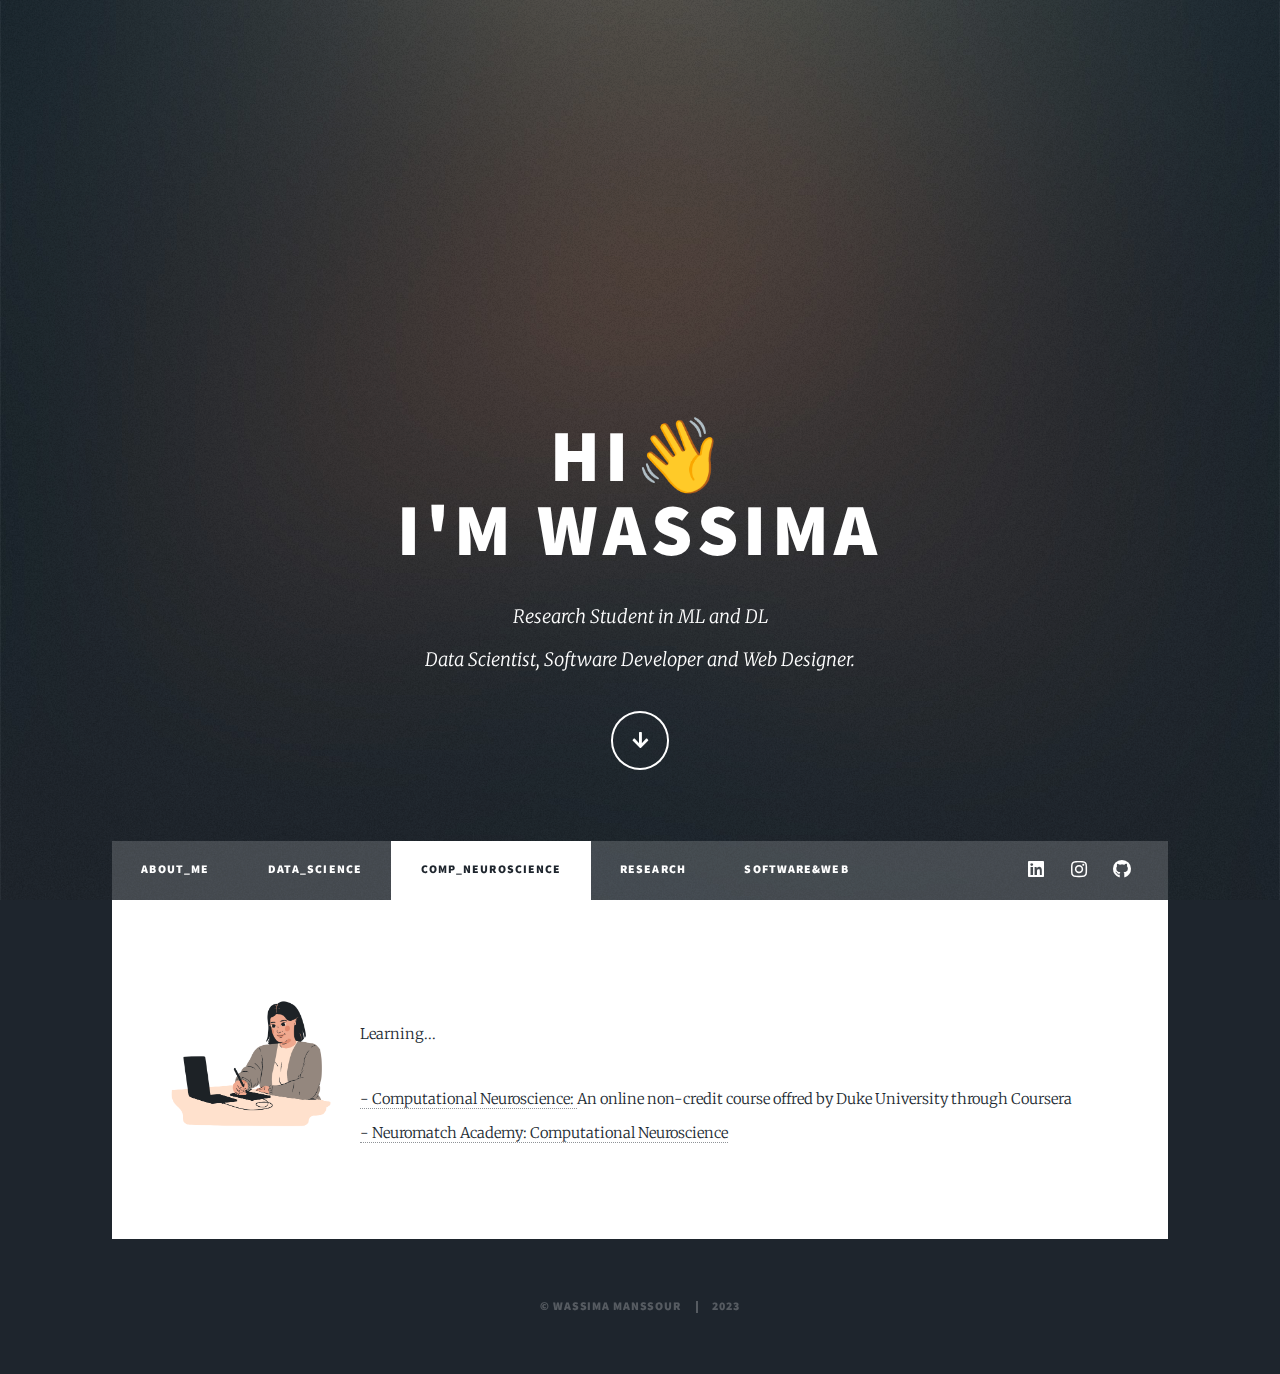
<file: compneuro.html>
<!DOCTYPE HTML>

<html>
	<head>
		<title>Wassima Manssour Portfolio</title>
		<meta charset="utf-8" />
		<meta name="viewport" content="width=device-width, initial-scale=1, user-scalable=no" />
		<link rel="stylesheet" href="assets/css/main.css" />
		<noscript><link rel="stylesheet" href="assets/css/noscript.css" /></noscript>
	</head>
	<body class="is-preload">

		<!-- Wrapper -->
			<div id="wrapper" class="fade-in">

				<!-- Intro -->
					<div id="intro">
						<h1>Hi👋<br />
						I'm Wassima</h1>
						<p>Research Student in ML and DL <br>Data Scientist, Software Developer and Web Designer.
							<!--<a href="https://twitter.com/ajlkn">@ajlkn</a> for <a href="https://html5up.net">HTML5 UP</a><br />
						and released for free under the <a href="https://html5up.net/license">Creative Commons license</a> -->
						</p>
						<ul class="actions">
							<li><a href="#header" class="button icon solid solo fa-arrow-down scrolly">Continue</a></li>
						</ul>
					</div>

				<!-- Header -->
				<header id="header">
					<a href="index.html" class="logo">Wassima</a>
				</header>

			<!-- Nav -->
				<nav id="nav">
					<ul class="links">
						<li><a href="index.html">About_Me</a></li>
						<li><a href="ds.html">Data_Science</a></li>
						<li class="active"><a href="compneuro.html">Comp_Neuroscience</a></li>
						<li><a href="research.html">Research</a></li>
						<li><a href="softandweb.html">Software&Web</a></li>
					</ul>
					<ul class="icons">
						<li><a href="https://www.linkedin.com/in/wassima-manssour-b48a7018a/" target="_blank" class="icon brands fa-linkedin"><span class="label">Linkedin</span></a></li>
						<li><a href="https://www.instagram.com/wassima_manssour_/?hl=en" target="_blank"  class="icon brands fa-instagram"><span class="label">Instagram</span></a></li>
						<li><a href="https://github.com/wassima-manssour" target="_blank" class="icon brands fa-github"><span class="label">GitHub</span></a></li>
					</ul>
				</nav>
				
				<!-- Main -->
				<div id="main">
					<section class="post">
						<p><span class="image left"><img src="images/learn.png" height="200" alt="" /></span>
						<p> Learning...</p>
						<a href="https://www.coursera.org/learn/computational-neuroscience/home/welcome" target="_blank"><span class="label">- Computational Neuroscience:  </span></a>
						An online non-credit course offred by Duke University through Coursera<br>
						<a href="https://compneuro.neuromatch.io/tutorials/intro.html" target="_blank"><span class="label">- Neuromatch Academy: Computational Neuroscience </span></a>
						<br>
						</p>
					</section>


					<!-- Featured Post -->
					<!--
						<article class="post featured">
							<header class="major">
								<h2><a href="#">And this is a<br />
								massive headline</a></h2>
								<p>Aenean ornare velit lacus varius enim ullamcorper proin aliquam<br />
								facilisis ante sed etiam magna interdum congue. Lorem ipsum dolor<br />
								amet nullam sed etiam veroeros.</p>
							</header>
							<a href="#" class="image main"><img src="images/pic01.jpg" alt="" /></a>
							<ul class="actions special">
								<li><a href="#" class="button large">View Project</a></li>
							</ul>
						</article>
					-->
					<!-- Posts -->
					<!--
						<section class="posts">
							<article>
								<header>
									<span class="date">April 24, 2017</span>
									<h2><a href="#">Sed magna<br />
									ipsum faucibus</a></h2>
								</header>
								<a href="#" class="image fit"><img src="images/pic02.jpg" alt="" /></a>
								<p>Donec eget ex magna. Interdum et malesuada fames ac ante ipsum primis in faucibus. Pellentesque venenatis dolor imperdiet dolor mattis sagittis magna etiam.</p>
								<ul class="actions special">
									<li><a href="#" class="button">View Project</a></li>
								</ul>
							</article>
							<article>
								<header>
									<span class="date">April 22, 2017</span>
									<h2><a href="#">Primis eget<br />
									imperdiet lorem</a></h2>
								</header>
								<a href="#" class="image fit"><img src="images/pic03.jpg" alt="" /></a>
								<p>Donec eget ex magna. Interdum et malesuada fames ac ante ipsum primis in faucibus. Pellentesque venenatis dolor imperdiet dolor mattis sagittis magna etiam.</p>
								<ul class="actions special">
									<li><a href="#" class="button">View Project</a></li>
								</ul>
							</article>
							<article>
								<header>
									<span class="date">April 18, 2017</span>
									<h2><a href="#">Ante mattis<br />
									interdum dolor</a></h2>
								</header>
								<a href="#" class="image fit"><img src="images/pic04.jpg" alt="" /></a>
								<p>Donec eget ex magna. Interdum et malesuada fames ac ante ipsum primis in faucibus. Pellentesque venenatis dolor imperdiet dolor mattis sagittis magna etiam.</p>
								<ul class="actions special">
									<li><a href="#" class="button">View Project</a></li>
								</ul>
							</article>
							<article>
								<header>
									<span class="date">April 14, 2017</span>
									<h2><a href="#">Tempus sed<br />
									nulla imperdiet</a></h2>
								</header>
								<a href="#" class="image fit"><img src="images/pic05.jpg" alt="" /></a>
								<p>Donec eget ex magna. Interdum et malesuada fames ac ante ipsum primis in faucibus. Pellentesque venenatis dolor imperdiet dolor mattis sagittis magna etiam.</p>
								<ul class="actions special">
									<li><a href="#" class="button">View Project</a></li>
								</ul>
							</article>
							<article>
								<header>
									<span class="date">April 11, 2017</span>
									<h2><a href="#">Odio magna<br />
									sed consectetur</a></h2>
								</header>
								<a href="#" class="image fit"><img src="images/pic06.jpg" alt="" /></a>
								<p>Donec eget ex magna. Interdum et malesuada fames ac ante ipsum primis in faucibus. Pellentesque venenatis dolor imperdiet dolor mattis sagittis magna etiam.</p>
								<ul class="actions special">
									<li><a href="#" class="button">View Project</a></li>
								</ul>
							</article>
							<article>
								<header>
									<span class="date">April 7, 2017</span>
									<h2><a href="#">Augue lorem<br />
									primis vestibulum</a></h2>
								</header>
								<a href="#" class="image fit"><img src="images/pic07.jpg" alt="" /></a>
								<p>Donec eget ex magna. Interdum et malesuada fames ac ante ipsum primis in faucibus. Pellentesque venenatis dolor imperdiet dolor mattis sagittis magna etiam.</p>
								<ul class="actions special">
									<li><a href="#" class="button">View Project</a></li>
								</ul>
							</article>
						</section>
					-->
					<!-- Footer -->
					<!--
						<footer>
							<div class="pagination">
								  <a href="#" class="previous">Prev</a>
								<a href="#" class="page active">1</a>
								<a href="#" class="page">2</a>
								<a href="#" class="page">3</a>
								<span class="extra">&hellip;</span>
								<a href="#" class="page">8</a>
								<a href="#" class="page">9</a>
								<a href="#" class="page">10</a>
								<a href="#" class="next">Next</a>
							</div>
						</footer>
					-->
				</div>

			<!-- Footer 
			<footer id="footer">
				<section>
					<form method="post" action="#">
						<div class="fields">
							<div class="field">
								<label for="name">Name</label>
								<input type="text" name="name" id="name" />
							</div>
							<div class="field">
								<label for="email">Email</label>
								<input type="text" name="email" id="email" />
							</div>
							<div class="field">
								<label for="message">Message</label>
								<textarea name="message" id="message" rows="3"></textarea>
							</div>
						</div>
						<ul class="actions">
							<li><input type="submit" value="Send Message" /></li>
						</ul>
					</form>
				</section>
				<section class="split contact">
					<section class="alt">
						<h3>Address</h3>
						<p>N 41 Lot El-Waha<br />
						Errachidia, Morocco, 52 000</p>
					</section>
					<section>
						<h3>Phone</h3>
						<p><a href="#">+212 7.08.29.81.34</a></p>
					</section>
					<section>
						<h3>Email</h3>
						<p><a href="#">manswassima@gmail.com</a></p>
					</section>
					<section>
						<h3>Social</h3>
						<ul class="icons alt">
							<li><a href="#" class="icon brands alt fa-linkedin"><span class="label">Linkedin</span></a></li>
							<li><a href="#" class="icon brands alt fa-instagram"><span class="label">Instagram</span></a></li>
							<li><a href="#" class="icon brands alt fa-github"><span class="label">GitHub</span></a></li>
						</ul>
					</section>
				</section>
			</footer>
			-->
		<!-- Copyright -->
			<div id="copyright">
				<ul><li>&copy; Wassima MANSSOUR</li><li>2023</a></li></ul>
			</div>

		</div>

	<!-- Scripts -->
		<script src="assets/js/jquery.min.js"></script>
		<script src="assets/js/jquery.scrollex.min.js"></script>
		<script src="assets/js/jquery.scrolly.min.js"></script>
		<script src="assets/js/browser.min.js"></script>
		<script src="assets/js/breakpoints.min.js"></script>
		<script src="assets/js/util.js"></script>
		<script src="assets/js/main.js"></script>

</body>
</html>
</file>
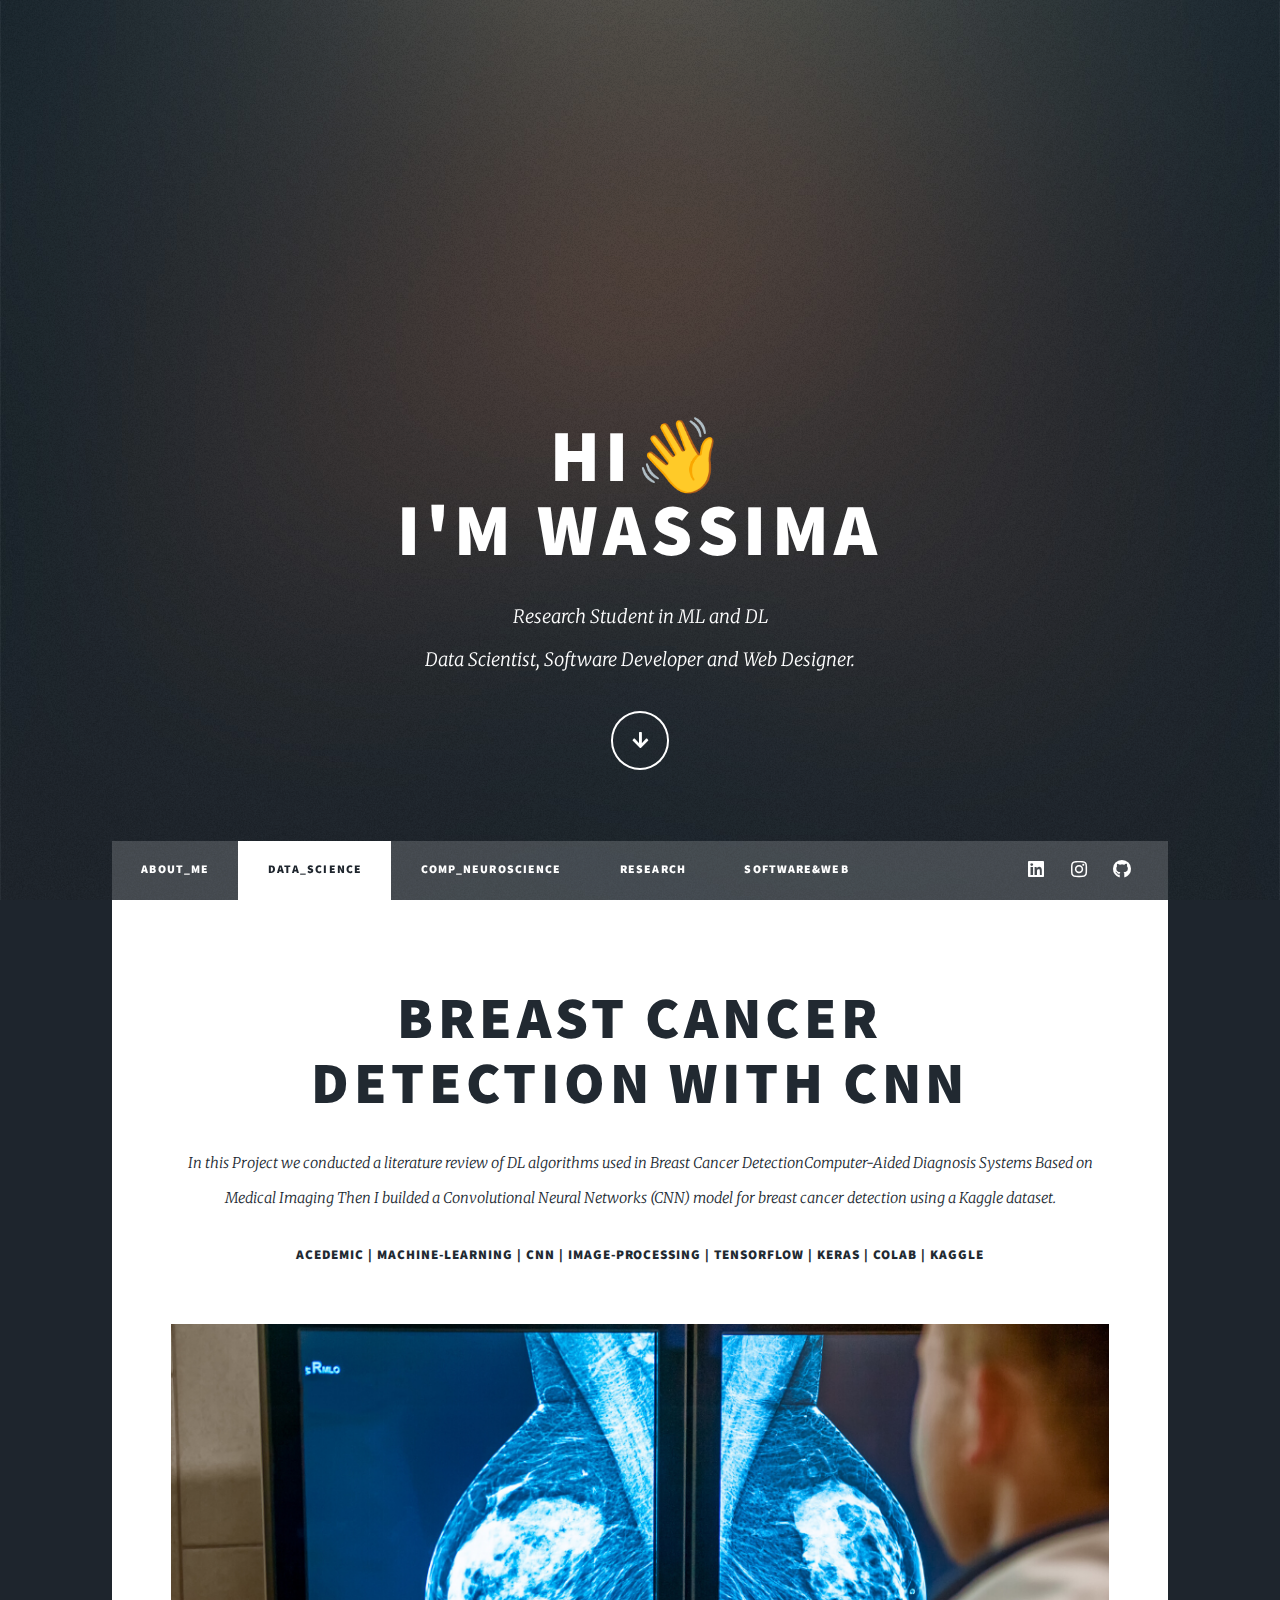
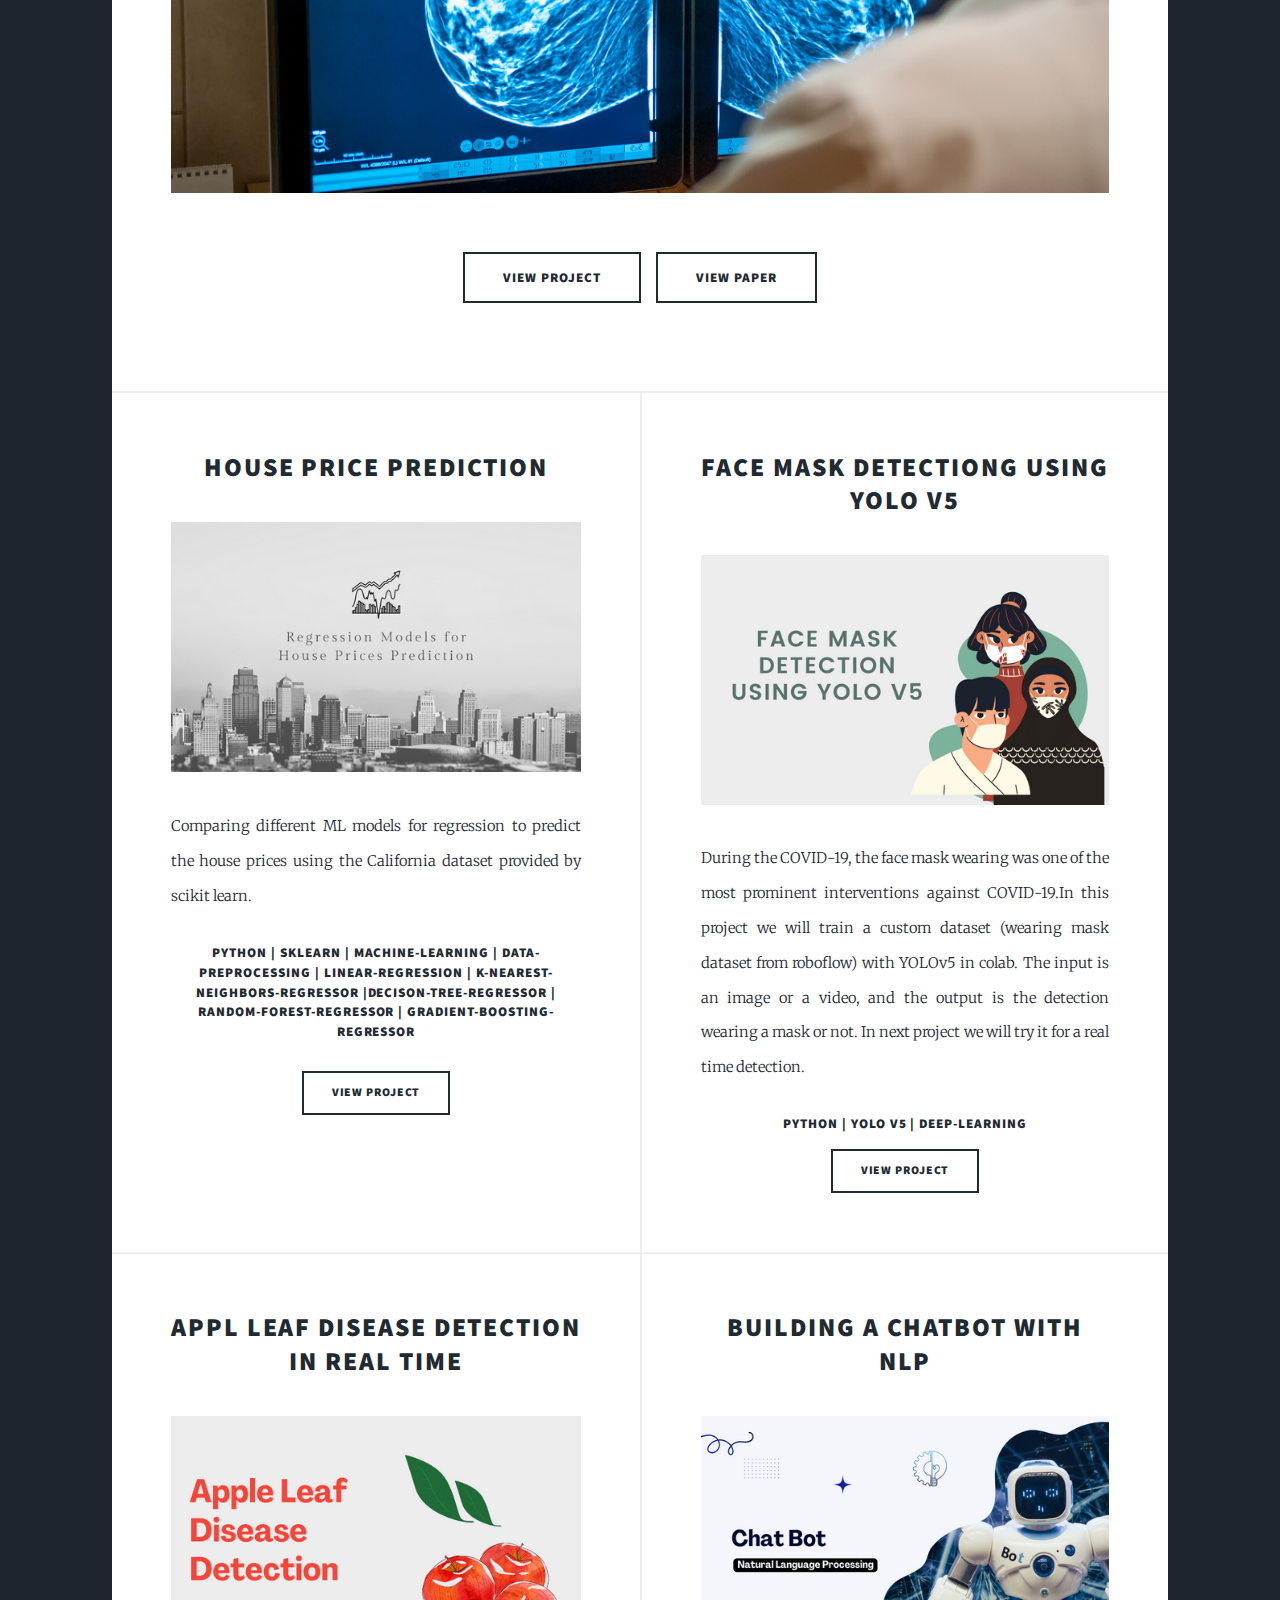
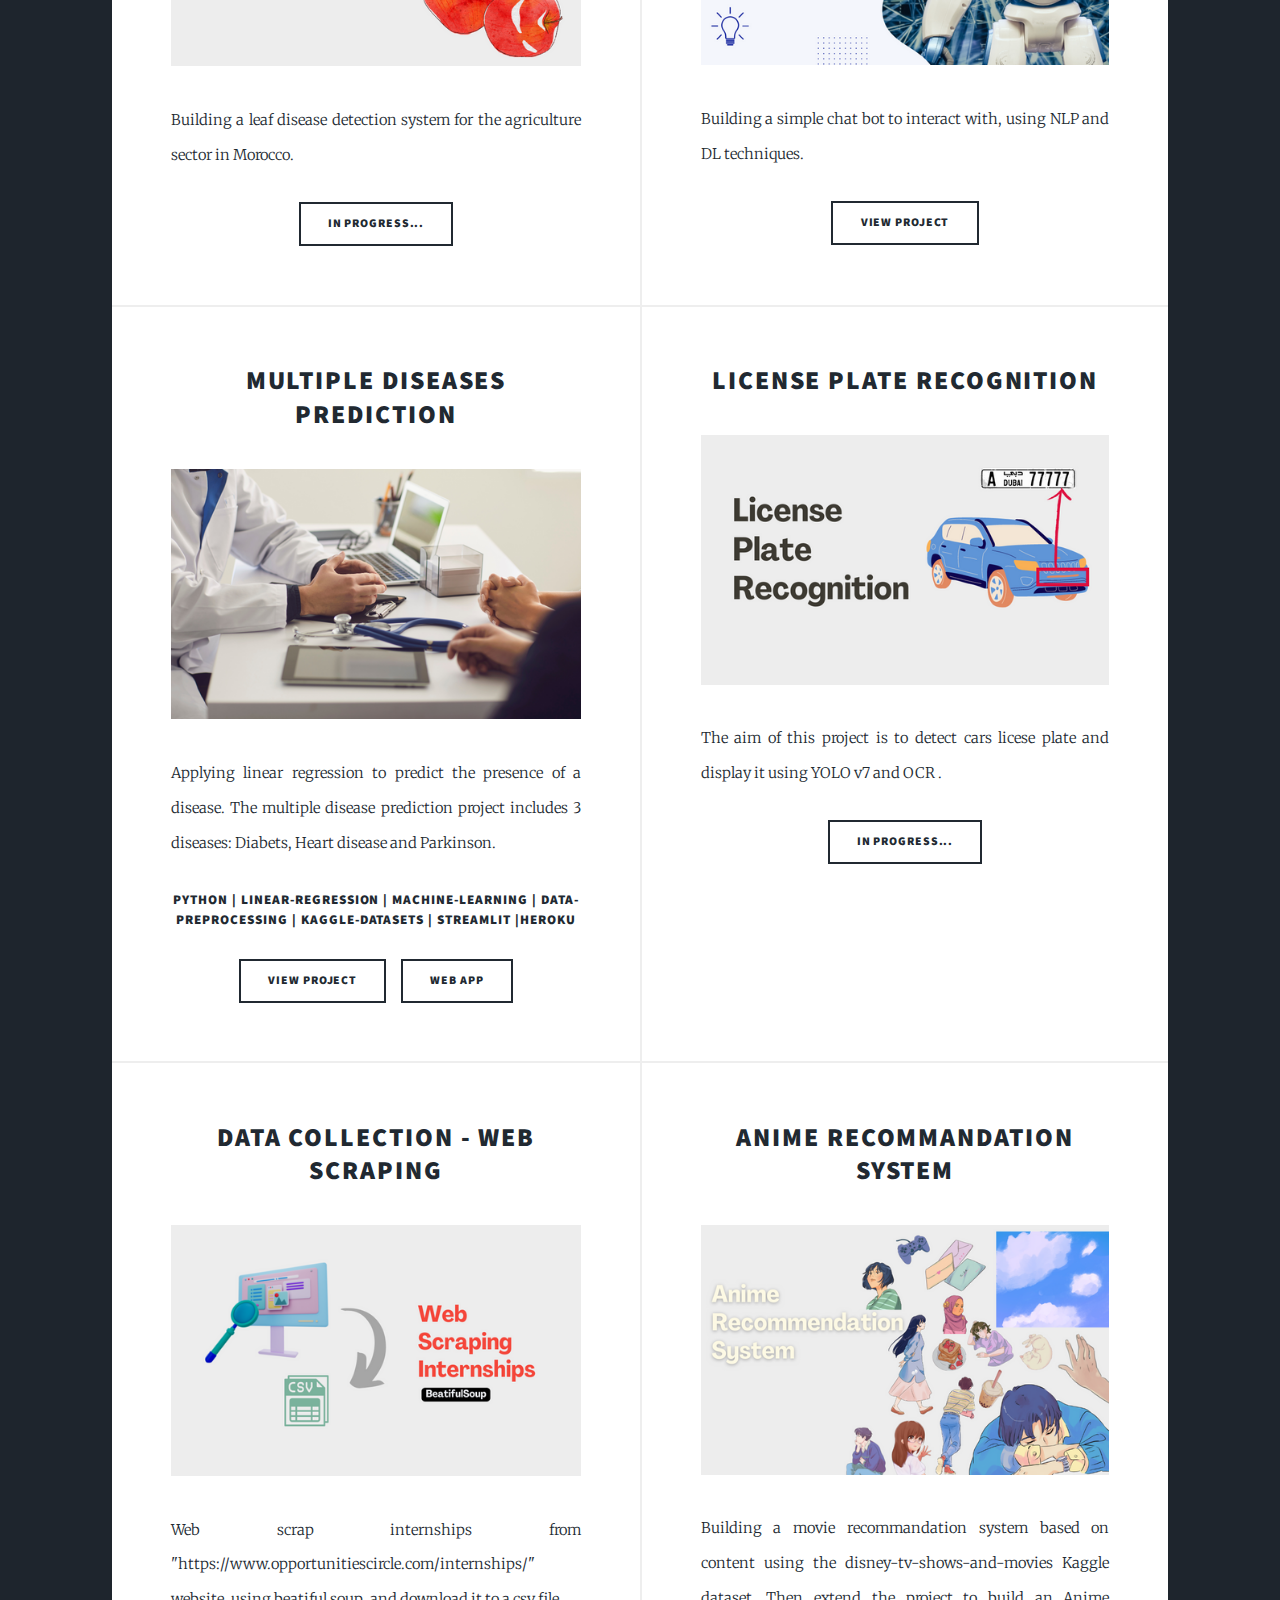
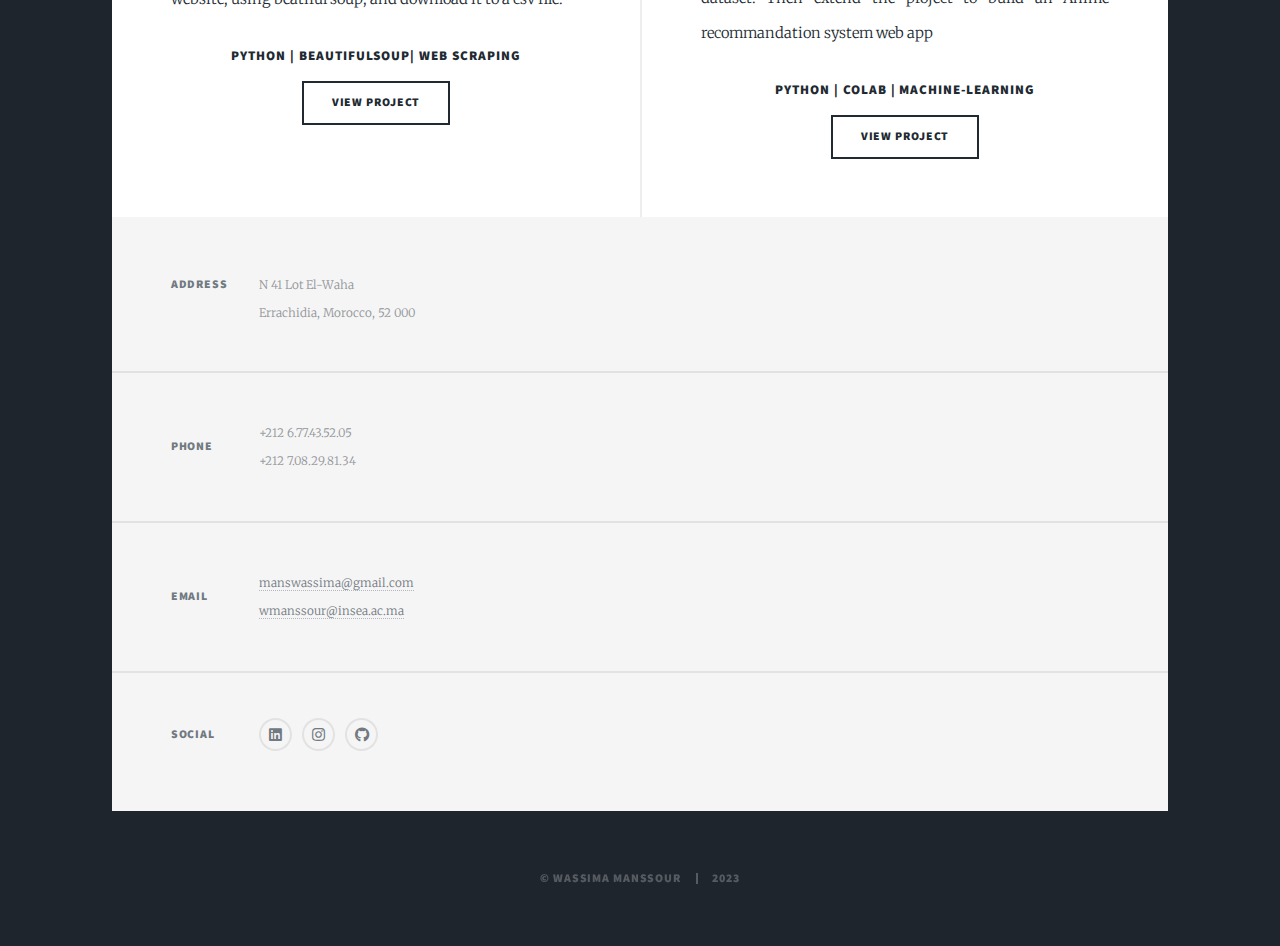
<file: ds.html>
<!DOCTYPE HTML>
<!--
	Massively by HTML5 UP
	html5up.net | @ajlkn
	Free for personal and commercial use under the CCA 3.0 license (html5up.net/license)
-->
<html>
	<head>
		<title>Wassima Manssour Portfolio</title>
		<meta charset="utf-8" />
		<meta name="viewport" content="width=device-width, initial-scale=1, user-scalable=no" />
		<link rel="stylesheet" href="assets/css/main.css" />
		<noscript><link rel="stylesheet" href="assets/css/noscript.css" /></noscript>
	</head>
	<body class="is-preload">

		<!-- Wrapper -->
			<div id="wrapper" class="fade-in">

				<!-- Intro -->
					<div id="intro">
						<h1>Hi👋<br />
						I'm Wassima</h1>
						<p>Research Student in ML and DL <br>Data Scientist, Software Developer and Web Designer.
							<!--<a href="https://twitter.com/ajlkn">@ajlkn</a> for <a href="https://html5up.net">HTML5 UP</a><br />
						and released for free under the <a href="https://html5up.net/license">Creative Commons license</a> -->
						</p>
						<ul class="actions">
							<li><a href="#header" class="button icon solid solo fa-arrow-down scrolly">Continue</a></li>
						</ul>
					</div>

				<!-- Header -->
				<header id="header">
					<a href="index.html" class="logo">Wassima</a>
				</header>

			<!-- Nav -->
				<nav id="nav">
					<ul class="links">
						<li><a href="index.html">About_Me</a></li>
						<li class="active"><a href="ds.html">Data_Science</a></li>
						<li><a href="compneuro.html">Comp_Neuroscience</a></li>
						<li><a href="research.html">Research</a></li>
						<li><a href="softandweb.html">Software&Web</a></li>
					</ul>
					<ul class="icons">
						<li><a href="https://www.linkedin.com/in/wassima-manssour-b48a7018a/" target="_blank" class="icon brands fa-linkedin"><span class="label">Linkedin</span></a></li>
						<li><a href="https://www.instagram.com/wassima_manssour_/?hl=en" target="_blank"  class="icon brands fa-instagram"><span class="label">Instagram</span></a></li>
						<li><a href="https://github.com/wassima-manssour" target="_blank" class="icon brands fa-github"><span class="label">GitHub</span></a></li>
					</ul>
				</nav>

				<!-- Main -->
					<div id="main">

						<!-- Featured Post -->
							<article class="post featured">
								<header class="major">
									<h2><a href="https://github.com/wassima-manssour/DL-breast-cancer-detection" target="_blank" >Breast Cancer<br />
									Detection with CNN</a></h2>
									<p>In this Project we conducted a literature review of DL algorithms used in Breast Cancer DetectionComputer-Aided Diagnosis Systems Based on Medical Imaging
									Then I builded a  Convolutional Neural Networks (CNN) model for breast cancer detection using a Kaggle dataset. 						
									<h5> acedemic | machine-learning | CNN | image-processing | tensorflow |  keras | colab | kaggle </h5> 
									</p>

								</header>
								<a href="https://github.com/wassima-manssour/DL-breast-cancer-detection" target="_blank" class="image main"><img src="images/breast-cancer-img.png" alt="" /></a>
								<ul class="actions special">
									<li><a href="https://github.com/wassima-manssour/DL-breast-cancer-detection" target="_blank" class="button large">View Project</a></li>
									<li><a href="../PROJECTS/breast_cancer/breast_cancer_detection_DL_systematic_review.pdf" target="_blank" class="button large">View Paper</a></li>
								</ul>
							</article>

						<!-- Posts -->
							<section class="posts">

								<article>
									<header>
										<h2><a href="https://github.com/wassima-manssour/california-house-price-prediction/blob/main/README.md" target="_blank">House Price Prediction</a></h2>
									</header>
									<a href="https://github.com/wassima-manssour/california-house-price-prediction/blob/main/README.md" target="_blank" class="image fit"><img src="images/house-prices.png" alt="" /></a>
									<p>Comparing different ML models for regression to predict the house prices using the California dataset provided by scikit learn.
									<h5> python | sklearn |   machine-learning | data-preprocessing | linear-regression | k-Nearest-Neighbors-Regressor |Decison-Tree-Regressor | Random-Forest-Regressor | Gradient-Boosting-Regressor </h5> 
									</p>
									<ul class="actions special">
										<li><a href="https://github.com/wassima-manssour/california-house-price-prediction/blob/main/README.md" target="_blank" class="button">View Project</a></li>
									</ul>
								</article>


								<article>
									<header>
										<h2><a href="https://github.com/wassima-manssour/YOLOv5-face-mask-detection" target="_blank">Face Mask Detectiong Using YOLO v5</a></h2>
									</header>
									<a href="https://github.com/wassima-manssour/YOLOv5-face-mask-detection" target="_blank" class="image fit"><img src="images/fmask.png" alt="" /></a>
									<p>During the COVID-19, the face mask wearing was one of the most prominent interventions against COVID-19.In this project we will train a custom dataset (wearing mask dataset from roboflow) with YOLOv5 in colab. The input is an image or a video, and the output is the detection wearing a mask or not.
										In next project we will try it for a real time detection.</p>
									<h5> python | yolo v5 |   deep-learning  </h5> 
									<ul class="actions special">
										<li><a href="https://github.com/wassima-manssour/YOLOv5-face-mask-detection" target="_blank" class="button">View Project</a></li>
									</ul>
								</article>
								<article>
									<header>
										<h2><a href="#" target="_blank">Appl Leaf Disease Detection in Real time</a></h2>
									</header>
									<a href="#"target="_blank" class="image fit"><img src="images/appl.png" alt="" /></a>
									<p>Building a leaf disease detection system for the agriculture sector in Morocco.</p>
									<ul class="actions special">
										<li><a href="#" target="_blank" class="button">In progress...</a></li>
									</ul>
								</article>
								<article>
									<header>
										<h2><a href="https://github.com/wassima-manssour/Basic-ChatBot-NLP" target="_blank">Building a chatbot with NLP</a></h2>
									</header>
									<a href="https://github.com/wassima-manssour/Basic-ChatBot-NLP"target="_blank" class="image fit"><img src="images/chatbot.png" alt="" /></a>
									<p>Building a simple chat bot to interact with, using NLP and DL techniques.</p>
									<ul class="actions special">
										<li><a href="https://github.com/wassima-manssour/Basic-ChatBot-NLP" target="_blank" class="button">View Project</a></li>
									</ul>
								</article>
								<article>
									<header>
										<h2><a href="https://multi-disease-prediction.herokuapp.com/" target="_blank" >Multiple Diseases Prediction </a></h2>
									</header>
									<a href="https://multi-disease-prediction.herokuapp.com/" target="_blank" class="image fit"><img src="images/diseases.png" alt="" /></a>
									<p>Applying linear regression to predict the presence of a disease. The multiple disease prediction project includes 3 diseases: Diabets, Heart disease and Parkinson.
									<h5> python | linear-regression |   machine-learning | data-preprocessing | kaggle-datasets | streamlit |heroku </h5> 
									</p>
									<ul class="actions special">
										<li><a href="https://github.com/wassima-manssour/multidiseasepredictionML" target="_blank" class="button">View Project</a></li>
										<li><a href="https://github.com/wassima-manssour/multidiseasepredictionML/tree/main" target="_blank" class="button">Web App</a></li>
									</ul>
								</article>
								<article>
									<header>
										<h2><a href="https://github.com/wassima-manssour/YOLOV7-License-Plate-Recognition" target="_blank">License Plate Recognition</a></h2>
									</header>
									<a href="https://github.com/wassima-manssour/YOLOV7-License-Plate-Recognition"target="_blank" class="image fit"><img src="images/lp.png" alt="" /></a>
									<p>The aim of this project is to detect cars licese plate and display it using YOLO v7 and OCR .</p>
									<ul class="actions special">
										<li><a href="https://github.com/wassima-manssour/YOLOV7-License-Plate-Recognition" target="_blank" class="button">In progress...</a></li>
									</ul>
								</article>
								<article>
									<header>
										<h2><a href="https://github.com/wassima-manssour/web-scraping" target="_blank">Data collection -  Web scraping</a></h2>
									</header>
									<a href="https://github.com/wassima-manssour/web-scraping" target="_blank" class="image fit"><img src="images/webscraping.png" alt="" /></a>
									<p>Web scrap internships from "https://www.opportunitiescircle.com/internships/" website, using beatiful soup, and download it to a csv file.</p>
									<h5> python | BeautifulSoup|   web scraping  </h5> 
									<ul class="actions special">
										<li><a href="https://github.com/wassima-manssour/web-scraping" target="_blank" class="button">View Project</a></li>
									</ul>
								</article>
								<article>
									<header>
										<h2><a href="https://github.com/wassima-manssour/Movie-Recommandation-System-Content-Based" target="_blank">Anime recommandation system</a></h2>
									</header>
									<a href="https://github.com/wassima-manssour/Movie-Recommandation-System-Content-Based" target="_blank" class="image fit"><img src="images/anime-recom.png" alt="" /></a>
									<p>Building a movie recommandation system based on content using the disney-tv-shows-and-movies Kaggle dataset. Then extend the project to build an Anime recommandation system web app</p>
									<h5> python | colab |   machine-learning  </h5> 
									<ul class="actions special">
										<li><a href="https://github.com/wassima-manssour/Movie-Recommandation-System-Content-Based" target="_blank" class="button">View Project</a></li>
									</ul>
								</article>
								<!--
								<article>
									<header>
										<h2><a href="#">World Billionaires Analysis 2021 </a></h2>
									</header>
									<a href="#" class="image fit"><img src="images/pic07.jpg" alt="" /></a>
									<p>Donec eget ex magna. Interdum et malesuada fames ac ante ipsum primis in faucibus. Pellentesque venenatis dolor imperdiet dolor mattis sagittis magna etiam.</p>
									<ul class="actions special">
										<li><a href="#" class="button">View Project</a></li>
									</ul>
								</article>
								<article>
									<header>
										<h2><a href="#">Sales Analysis - Power BI</a></h2>
									</header>
									<a href="#" class="image fit"><img src="images/pic07.jpg" alt="" /></a>
									<p>Donec eget ex magna. Interdum et malesuada fames ac ante ipsum primis in faucibus. Pellentesque venenatis dolor imperdiet dolor mattis sagittis magna etiam.</p>
									<ul class="actions special">
										<li><a href="#" class="button">View Project</a></li>
									</ul>
								</article>
								-->
							</section>

						<!-- Footer -->
						<!--
							<footer>
								<div class="pagination">
									<a href="#" class="previous">Prev</a>
									<a href="#" class="page active">1</a>
									<a href="#" class="page">2</a>
									<a href="#" class="page">3</a>
									<span class="extra">&hellip;</span>
									<a href="#" class="page">8</a>
									<a href="#" class="page">9</a>
									<a href="#" class="page">10</a>
									<a href="#" class="next">Next</a>
								</div>
							</footer>
						-->
					</div>

				<!-- Footer -->
				<footer id="footer">
					<!--
					<section>
						<form method="post" action="#">
							<div class="fields">
								<div class="field">
									<label for="name">Name</label>
									<input type="text" name="name" id="name" />
								</div>
								<div class="field">
									<label for="email">Email</label>
									<input type="text" name="email" id="email" />
								</div>
								<div class="field">
									<label for="message">Message</label>
									<textarea name="message" id="message" rows="3"></textarea>
								</div>
							</div>
							<ul class="actions">
								<li><input type="submit" value="Send Message" /></li>
							</ul>
						</form>
					</section>
				-->
					<section class="split contact">
						<section class="alt">
							<h3>Address</h3>
							<p>N 41 Lot El-Waha<br />
							Errachidia, Morocco, 52 000</p>
						</section>
						<section>
							<h3>Phone</h3>
							<p>+212 6.77.43.52.05<br />
							+212 7.08.29.81.34
							</p>

						</section>
						<section>
							<h3>Email</h3>
							<p><a href="https://mail.google.com/mail/?view=cm&fs=1&tf=1&to=manswassima@gmail.com" target="_blank"> manswassima@gmail.com</a><br>
							<a href="https://mail.google.com/mail/?view=cm&fs=1&tf=1&to=wmanssour@insea.ac.ma" target="_blank"> wmanssour@insea.ac.ma</a></p>
						</section>
						<section>
							<h3>Social</h3>
							<ul class="icons alt">
								<li><a href="https://www.linkedin.com/in/wassima-manssour-b48a7018a/" target="_blank" class="icon brands alt fa-linkedin"><span class="label">Linkedin</span></a></li>
								<li><a href="https://www.instagram.com/wassima_manssour_/?hl=en" target="_blank" class="icon brands alt fa-instagram"><span class="label">Instagram</span></a></li>
								<li><a href="https://github.com/wassima-manssour" target="_blank" class="icon brands alt fa-github"><span class="label">GitHub</span></a></li>
							</ul>
						</section>
					</section>
				</footer>


			<!-- Copyright -->
				<div id="copyright">
					<ul><li>&copy; Wassima MANSSOUR</li><li>2023</a></li></ul>
				</div>

			</div>

		<!-- Scripts -->
			<script src="assets/js/jquery.min.js"></script>
			<script src="assets/js/jquery.scrollex.min.js"></script>
			<script src="assets/js/jquery.scrolly.min.js"></script>
			<script src="assets/js/browser.min.js"></script>
			<script src="assets/js/breakpoints.min.js"></script>
			<script src="assets/js/util.js"></script>
			<script src="assets/js/main.js"></script>

	</body>
</html>
</file>
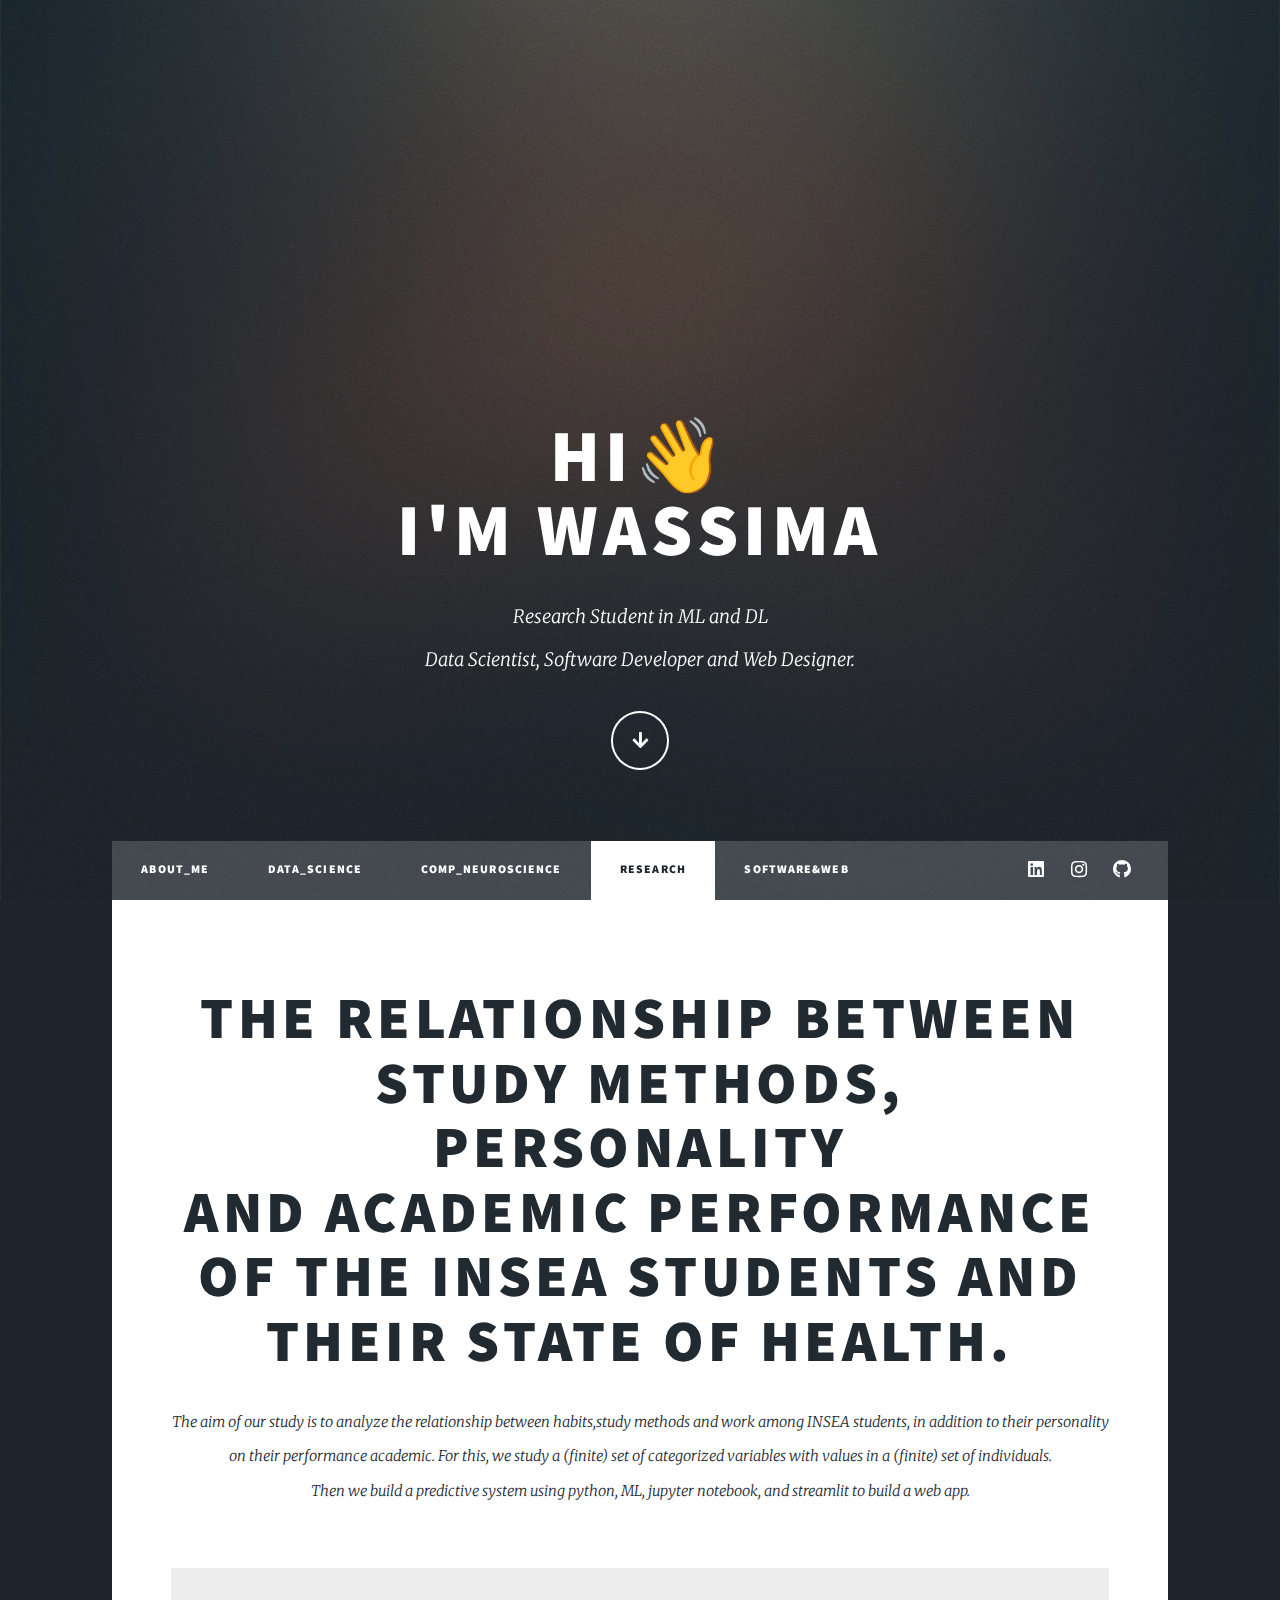
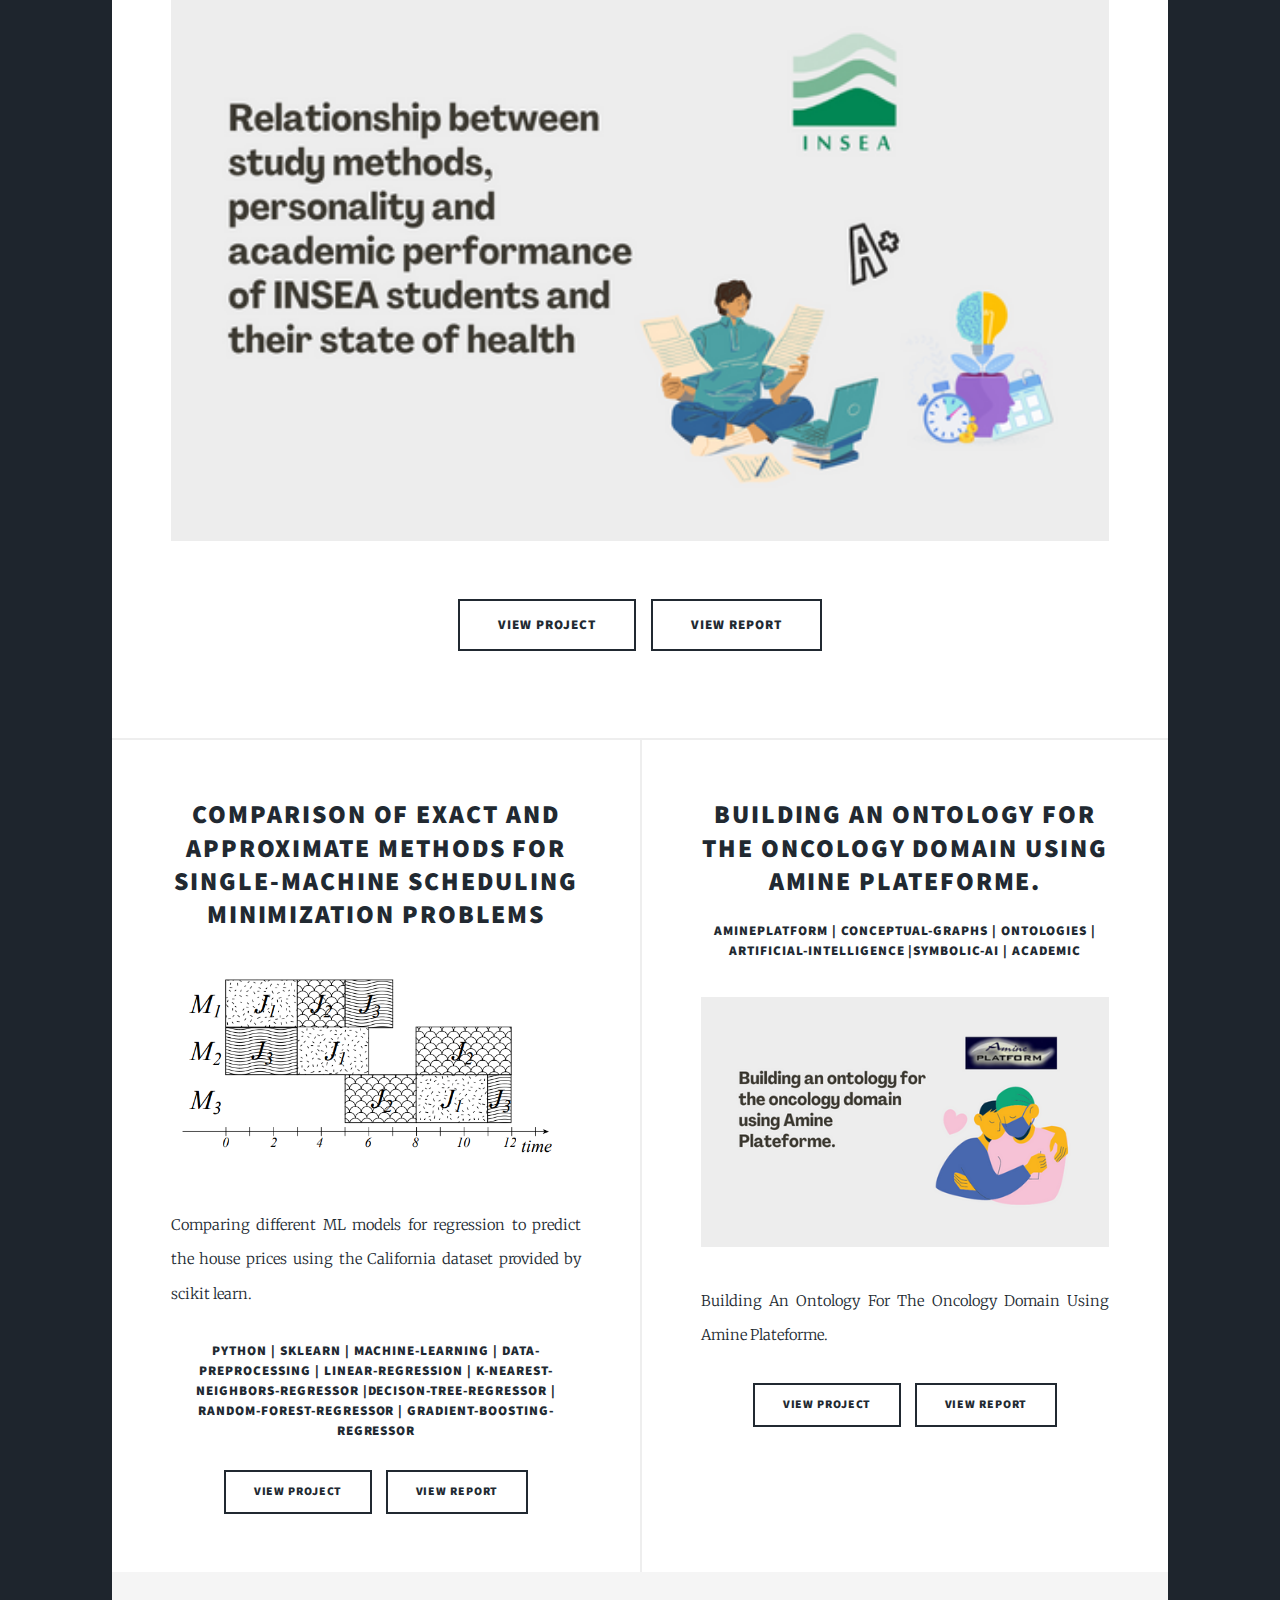
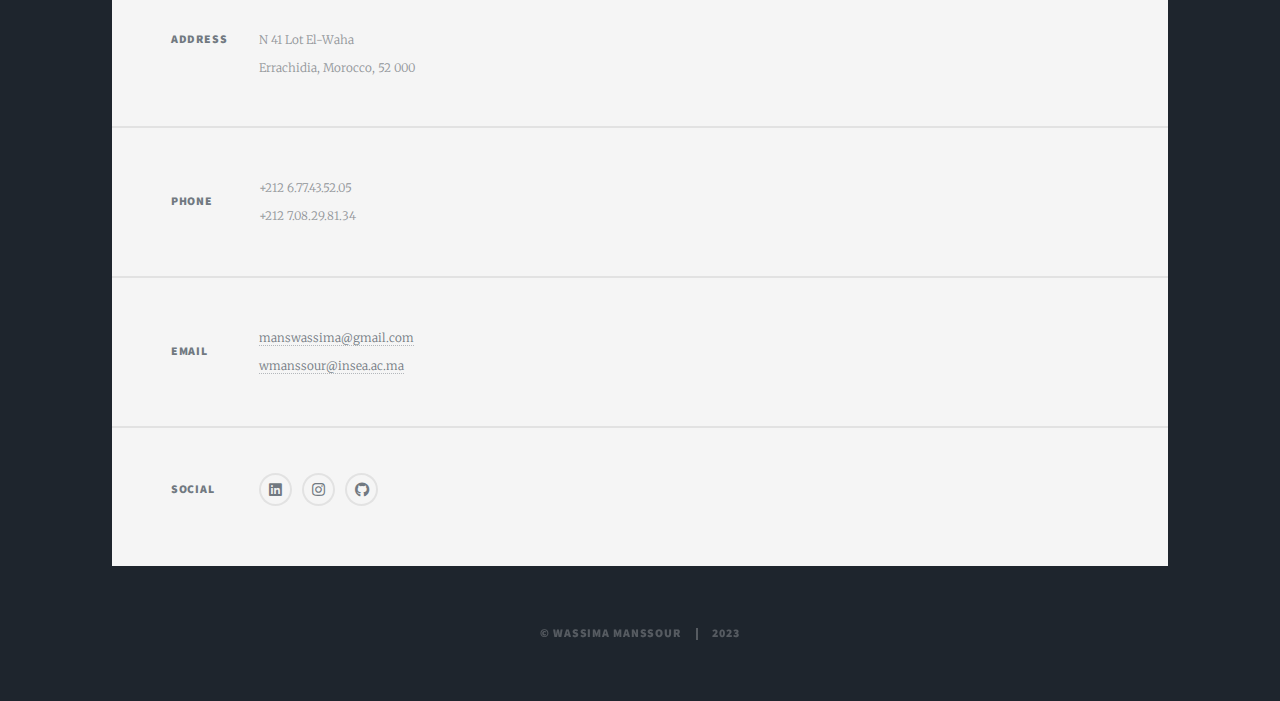
<file: research.html>
<!DOCTYPE HTML>

<html>
	<head>
		<title>Wassima Manssour Portfolio</title>
		<meta charset="utf-8" />
		<meta name="viewport" content="width=device-width, initial-scale=1, user-scalable=no" />
		<link rel="stylesheet" href="assets/css/main.css" />
		<noscript><link rel="stylesheet" href="assets/css/noscript.css" /></noscript>
	</head>
	<body class="is-preload">

		<!-- Wrapper -->
			<div id="wrapper" class="fade-in">

				<!-- Intro -->
					<div id="intro">
						<h1>Hi👋<br />
						I'm Wassima</h1>
						<p>Research Student in ML and DL <br>Data Scientist, Software Developer and Web Designer.
							<!--<a href="https://twitter.com/ajlkn">@ajlkn</a> for <a href="https://html5up.net">HTML5 UP</a><br />
						and released for free under the <a href="https://html5up.net/license">Creative Commons license</a> -->
						</p>
						<ul class="actions">
							<li><a href="#header" class="button icon solid solo fa-arrow-down scrolly">Continue</a></li>
						</ul>
					</div>

				<!-- Header -->
				<header id="header">
					<a href="index.html" class="logo">Wassima</a>
				</header>

			<!-- Nav -->
				<nav id="nav">
					<ul class="links">
						<li><a href="index.html">About_Me</a></li>
						<li><a href="ds.html">Data_Science</a></li>
						<li><a href="compneuro.html">Comp_Neuroscience</a></li>
						<li class="active"><a href="research.html">Research</a></li>
						<li><a href="softandweb.html">Software&Web</a></li>
					</ul>
					<ul class="icons">
						<li><a href="https://www.linkedin.com/in/wassima-manssour-b48a7018a/" target="_blank" class="icon brands fa-linkedin"><span class="label">Linkedin</span></a></li>
						<li><a href="https://www.instagram.com/wassima_manssour_/?hl=en" target="_blank"  class="icon brands fa-instagram"><span class="label">Instagram</span></a></li>
						<li><a href="https://github.com/wassima-manssour" target="_blank" class="icon brands fa-github"><span class="label">GitHub</span></a></li>
					</ul>
				</nav>

				<!-- Main -->
					<div id="main">

						<!-- Featured Post -->
							<article class="post featured">
								<header class="major">
									<h2><a href="https://github.com/wassima-manssour/ACM_studymethods-personality-and-performance-insea-students" target="_blank">The relationship between study methods, personality<br />
										and academic performance of the INSEA Students and their state of health.</a></h2>
									<p>The aim of our study is to analyze the relationship between habits,study methods and work among INSEA students, in addition to their personality on their performance academic. For this, we study a (finite) set of categorized variables with values in a (finite) set of individuals.<br/>
									Then we build a predictive system using python, ML, jupyter notebook, and streamlit to build a web app.</p>
								</header>
								<a href="https://github.com/wassima-manssour/ACM_studymethods-personality-and-performance-insea-students" target="_blank" class="image main"><img src="images/insea.png" alt="" /></a>
								<ul class="actions special">
									<li><a href="https://github.com/wassima-manssour/ACM_studymethods-personality-and-performance-insea-students" target="_blank" class="button large">View Project</a></li>
									<li><a href="../Projects/analyse_donnees/ACM_Rapport_Wassima_Sokaina.pdf" target="_blank" class="button large">View Report</a></li>
								</ul>
							</article>

						<!-- Posts -->
							<section class="posts">
								<article>
									<header>
										<h2><a href="https://github.com/wassima-manssour/job-scheduling-GVNS-DynamicProgramming" target="_blank">COMPARISON OF EXACT AND APPROXIMATE METHODS FOR SINGLE-MACHINE SCHEDULING MINIMIZATION PROBLEMS
											</a></h2>
									</header>
									<a href="https://github.com/wassima-manssour/job-scheduling-GVNS-DynamicProgramming" target="_blank" class="image fit"><img src="images/jobs.png" alt="" /></a>
									<p>Comparing different ML models for regression to predict the house prices using the California dataset provided by scikit learn.
									<h5> python | sklearn |   machine-learning | data-preprocessing | linear-regression | k-Nearest-Neighbors-Regressor |Decison-Tree-Regressor | Random-Forest-Regressor | Gradient-Boosting-Regressor </h5> 
									</p>
									<ul class="actions special">
										<li><a href="https://github.com/wassima-manssour/job-scheduling-GVNS-DynamicProgramming" target="_blank" class="button">View Project</a></li>
										<li><a href="../Projects/DP/Report_JobScheduling_M2SI_2022.pdf" target="_blank" class="button">View Report</a></li>
									</ul>
								</article>

								<article>
									<header>
										<h2><a href="https://github.com/wassima-manssour/ontology-oncology" target="_blank" > Building an ontology for the oncology domain using Amine Plateforme.</a></h2>
										<h5> amineplatform | conceptual-graphs | ontologies | artificial-intelligence |symbolic-ai | academic  </h5>
									</header>
									<a href="https://github.com/wassima-manssour/ontology-oncology" target="_blank" class="image fit"><img src="images/ontology.png" alt="" /></a>
									<p> Building An Ontology For The Oncology Domain Using Amine Plateforme.</p>
									<ul class="actions special">
										<li><a href="https://github.com/wassima-manssour/ontology-oncology" target="_blank" class="button">View Project</a></li>
										<li><a href="../Projects/ontology/OncologyOntology_Report_ws.pdf" target="_blank" class="button">View Report</a></li>
									</ul>
									</ul>
								</article>
								<!--
								<article>
									<header>
										<span class="date">April 18, 2017</span>
										<h2><a href="#">Ante mattis<br />
										interdum dolor</a></h2>
									</header>
									<a href="#" class="image fit"><img src="images/pic04.jpg" alt="" /></a>
									<p>Donec eget ex magna. Interdum et malesuada fames ac ante ipsum primis in faucibus. Pellentesque venenatis dolor imperdiet dolor mattis sagittis magna etiam.</p>
									<ul class="actions special">
										<li><a href="#" class="button">View Project</a></li>
									</ul>
								</article>
								<article>
									<header>
										<span class="date">April 14, 2017</span>
										<h2><a href="#">Tempus sed<br />
										nulla imperdiet</a></h2>
									</header>
									<a href="#" class="image fit"><img src="images/pic05.jpg" alt="" /></a>
									<p>Donec eget ex magna. Interdum et malesuada fames ac ante ipsum primis in faucibus. Pellentesque venenatis dolor imperdiet dolor mattis sagittis magna etiam.</p>
									<ul class="actions special">
										<li><a href="#" class="button">View Project</a></li>
									</ul>
								</article>
								<article>
									<header>
										<span class="date">April 11, 2017</span>
										<h2><a href="#">Odio magna<br />
										sed consectetur</a></h2>
									</header>
									<a href="#" class="image fit"><img src="images/pic06.jpg" alt="" /></a>
									<p>Donec eget ex magna. Interdum et malesuada fames ac ante ipsum primis in faucibus. Pellentesque venenatis dolor imperdiet dolor mattis sagittis magna etiam.</p>
									<ul class="actions special">
										<li><a href="#" class="button">View Project</a></li>
									</ul>
								</article>
								<article>
									<header>
										<span class="date">April 7, 2017</span>
										<h2><a href="#">Augue lorem<br />
										primis vestibulum</a></h2>
									</header>
									<a href="#" class="image fit"><img src="images/pic07.jpg" alt="" /></a>
									<p>Donec eget ex magna. Interdum et malesuada fames ac ante ipsum primis in faucibus. Pellentesque venenatis dolor imperdiet dolor mattis sagittis magna etiam.</p>
									<ul class="actions special">
										<li><a href="#" class="button">View Project</a></li>
									</ul>
								</article>
							</section>
							-->
						<!-- Footer 
							<footer>
								<div class="pagination">
									    <a href="#" class="previous">Prev</a>
									<a href="#" class="page active">1</a>
									<a href="#" class="page">2</a>
									<a href="#" class="page">3</a>
									<span class="extra">&hellip;</span>
									<a href="#" class="page">8</a>
									<a href="#" class="page">9</a>
									<a href="#" class="page">10</a>
									<a href="#" class="next">Next</a>
								</div>
							</footer>
						-->
					</div>

				<!-- Footer -->
				<footer id="footer">
					<!--
					<section>
						<form method="post" action="#">
							<div class="fields">
								<div class="field">
									<label for="name">Name</label>
									<input type="text" name="name" id="name" />
								</div>
								<div class="field">
									<label for="email">Email</label>
									<input type="text" name="email" id="email" />
								</div>
								<div class="field">
									<label for="message">Message</label>
									<textarea name="message" id="message" rows="3"></textarea>
								</div>
							</div>
							<ul class="actions">
								<li><input type="submit" value="Send Message" /></li>
							</ul>
						</form>
					</section>
				-->
					<section class="split contact">
						<section class="alt">
							<h3>Address</h3>
							<p>N 41 Lot El-Waha<br />
							Errachidia, Morocco, 52 000</p>
						</section>
						<section>
							<h3>Phone</h3>
							<p>+212 6.77.43.52.05<br />
							+212 7.08.29.81.34
							</p>

						</section>
						<section>
							<h3>Email</h3>
							<p><a href="https://mail.google.com/mail/?view=cm&fs=1&tf=1&to=manswassima@gmail.com" target="_blank"> manswassima@gmail.com</a><br>
							<a href="https://mail.google.com/mail/?view=cm&fs=1&tf=1&to=wmanssour@insea.ac.ma" target="_blank"> wmanssour@insea.ac.ma</a></p>
						</section>
						<section>
							<h3>Social</h3>
							<ul class="icons alt">
								<li><a href="https://www.linkedin.com/in/wassima-manssour-b48a7018a/" target="_blank" class="icon brands alt fa-linkedin"><span class="label">Linkedin</span></a></li>
								<li><a href="https://www.instagram.com/wassima_manssour_/?hl=en" target="_blank" class="icon brands alt fa-instagram"><span class="label">Instagram</span></a></li>
								<li><a href="https://github.com/wassima-manssour" target="_blank" class="icon brands alt fa-github"><span class="label">GitHub</span></a></li>
							</ul>
						</section>
					</section>
				</footer>


			<!-- Copyright -->
				<div id="copyright">
					<ul><li>&copy; Wassima MANSSOUR</li><li>2023</a></li></ul>
				</div>

			</div>

		<!-- Scripts -->
			<script src="assets/js/jquery.min.js"></script>
			<script src="assets/js/jquery.scrollex.min.js"></script>
			<script src="assets/js/jquery.scrolly.min.js"></script>
			<script src="assets/js/browser.min.js"></script>
			<script src="assets/js/breakpoints.min.js"></script>
			<script src="assets/js/util.js"></script>
			<script src="assets/js/main.js"></script>

	</body>
</html>
</file>
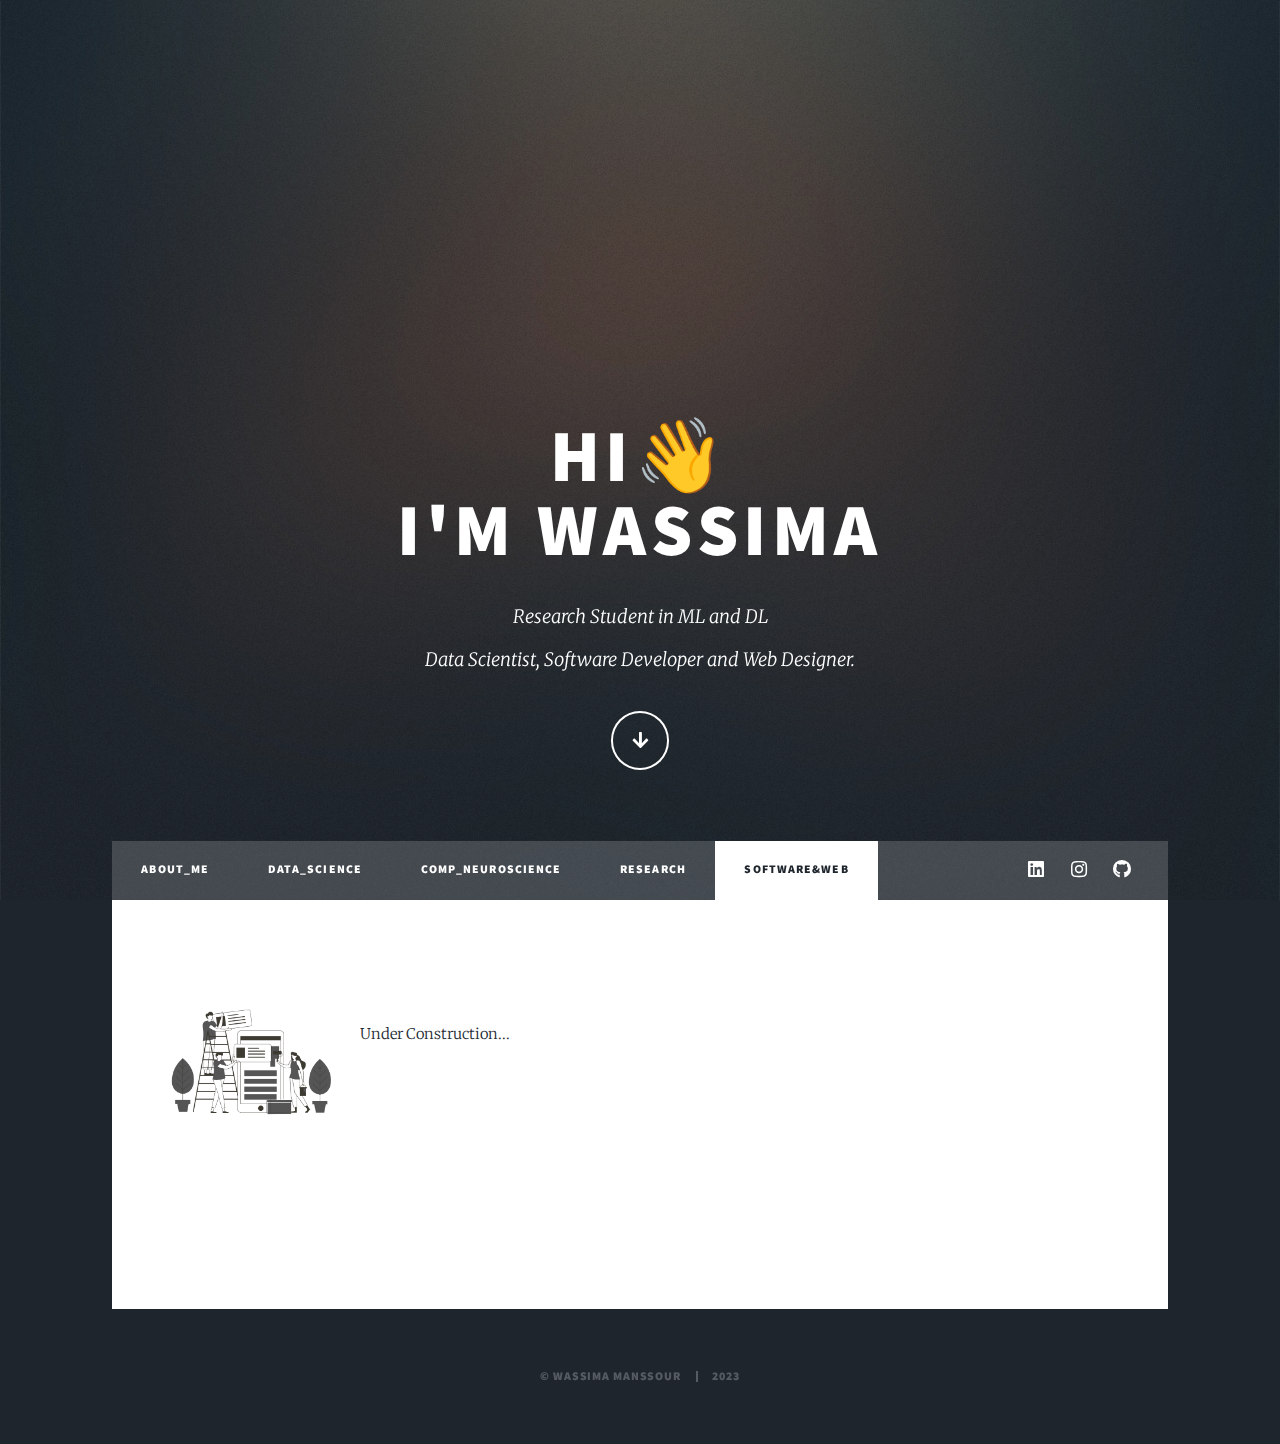
<file: softandweb.html>
<!DOCTYPE HTML>
<!--
	Massively by HTML5 UP
	html5up.net | @ajlkn
	Free for personal and commercial use under the CCA 3.0 license (html5up.net/license)
-->
<html>
	<head>
		<title>Wassima Manssour Portfolio</title>
		<meta charset="utf-8" />
		<meta name="viewport" content="width=device-width, initial-scale=1, user-scalable=no" />
		<link rel="stylesheet" href="assets/css/main.css" />
		<noscript><link rel="stylesheet" href="assets/css/noscript.css" /></noscript>
	</head>
	<body class="is-preload">

		<!-- Wrapper -->
			<div id="wrapper" class="fade-in">

				<!-- Intro -->
					<div id="intro">
						<h1>Hi👋<br />
						I'm Wassima</h1>
						<p>Research Student in ML and DL <br>Data Scientist, Software Developer and Web Designer.
							<!--<a href="https://twitter.com/ajlkn">@ajlkn</a> for <a href="https://html5up.net">HTML5 UP</a><br />
						and released for free under the <a href="https://html5up.net/license">Creative Commons license</a> -->
						</p>
						<ul class="actions">
							<li><a href="#header" class="button icon solid solo fa-arrow-down scrolly">Continue</a></li>
						</ul>
					</div>

				<!-- Header -->
				<header id="header">
					<a href="index.html" class="logo">Wassima</a>
				</header>

			<!-- Nav -->
				<nav id="nav">
					<ul class="links">
						<li><a href="index.html">About_Me</a></li>
						<li><a href="ds.html">Data_Science</a></li>
						<li><a href="compneuro.html">Comp_Neuroscience</a></li>
						<li><a href="research.html">Research</a></li>
						<li class="active"><a href="softandweb.html">Software&Web</a></li>
					</ul>
					<ul class="icons">
						<li><a href="https://www.linkedin.com/in/wassima-manssour-b48a7018a/" target="_blank" class="icon brands fa-linkedin"><span class="label">Linkedin</span></a></li>
						<li><a href="https://www.instagram.com/wassima_manssour_/?hl=en" target="_blank"  class="icon brands fa-instagram"><span class="label">Instagram</span></a></li>
						<li><a href="https://github.com/wassima-manssour" target="_blank" class="icon brands fa-github"><span class="label">GitHub</span></a></li>
					</ul>
				</nav>

				<!-- Main -->
					<div id="main">
						<section class="post">
							<p><span class="image left"><img src="images/build.png" height="200" alt="" /></span>
							<p> Under Construction...</p>
							<br>
							<br>
							<br>
							<br>
							</p>

						</section>


						<!-- Featured Post -->
						<!--
							<article class="post featured">
								<header class="major">
									<h2><a href="#">And this is a<br />
									massive headline</a></h2>
									<p>Aenean ornare velit lacus varius enim ullamcorper proin aliquam<br />
									facilisis ante sed etiam magna interdum congue. Lorem ipsum dolor<br />
									amet nullam sed etiam veroeros.</p>
								</header>
								<a href="#" class="image main"><img src="images/pic01.jpg" alt="" /></a>
								<ul class="actions special">
									<li><a href="#" class="button large">View Project</a></li>
								</ul>
							</article>
						-->
						<!-- Posts -->
						<!--
							<section class="posts">
								<article>
									<header>
										<span class="date">April 24, 2017</span>
										<h2><a href="#">Sed magna<br />
										ipsum faucibus</a></h2>
									</header>
									<a href="#" class="image fit"><img src="images/pic02.jpg" alt="" /></a>
									<p>Donec eget ex magna. Interdum et malesuada fames ac ante ipsum primis in faucibus. Pellentesque venenatis dolor imperdiet dolor mattis sagittis magna etiam.</p>
									<ul class="actions special">
										<li><a href="#" class="button">View Project</a></li>
									</ul>
								</article>
								<article>
									<header>
										<span class="date">April 22, 2017</span>
										<h2><a href="#">Primis eget<br />
										imperdiet lorem</a></h2>
									</header>
									<a href="#" class="image fit"><img src="images/pic03.jpg" alt="" /></a>
									<p>Donec eget ex magna. Interdum et malesuada fames ac ante ipsum primis in faucibus. Pellentesque venenatis dolor imperdiet dolor mattis sagittis magna etiam.</p>
									<ul class="actions special">
										<li><a href="#" class="button">View Project</a></li>
									</ul>
								</article>
								<article>
									<header>
										<span class="date">April 18, 2017</span>
										<h2><a href="#">Ante mattis<br />
										interdum dolor</a></h2>
									</header>
									<a href="#" class="image fit"><img src="images/pic04.jpg" alt="" /></a>
									<p>Donec eget ex magna. Interdum et malesuada fames ac ante ipsum primis in faucibus. Pellentesque venenatis dolor imperdiet dolor mattis sagittis magna etiam.</p>
									<ul class="actions special">
										<li><a href="#" class="button">View Project</a></li>
									</ul>
								</article>
								<article>
									<header>
										<span class="date">April 14, 2017</span>
										<h2><a href="#">Tempus sed<br />
										nulla imperdiet</a></h2>
									</header>
									<a href="#" class="image fit"><img src="images/pic05.jpg" alt="" /></a>
									<p>Donec eget ex magna. Interdum et malesuada fames ac ante ipsum primis in faucibus. Pellentesque venenatis dolor imperdiet dolor mattis sagittis magna etiam.</p>
									<ul class="actions special">
										<li><a href="#" class="button">View Project</a></li>
									</ul>
								</article>
								<article>
									<header>
										<span class="date">April 11, 2017</span>
										<h2><a href="#">Odio magna<br />
										sed consectetur</a></h2>
									</header>
									<a href="#" class="image fit"><img src="images/pic06.jpg" alt="" /></a>
									<p>Donec eget ex magna. Interdum et malesuada fames ac ante ipsum primis in faucibus. Pellentesque venenatis dolor imperdiet dolor mattis sagittis magna etiam.</p>
									<ul class="actions special">
										<li><a href="#" class="button">View Project</a></li>
									</ul>
								</article>
								<article>
									<header>
										<span class="date">April 7, 2017</span>
										<h2><a href="#">Augue lorem<br />
										primis vestibulum</a></h2>
									</header>
									<a href="#" class="image fit"><img src="images/pic07.jpg" alt="" /></a>
									<p>Donec eget ex magna. Interdum et malesuada fames ac ante ipsum primis in faucibus. Pellentesque venenatis dolor imperdiet dolor mattis sagittis magna etiam.</p>
									<ul class="actions special">
										<li><a href="#" class="button">View Project</a></li>
									</ul>
								</article>
							</section>
						-->
						<!-- Footer -->
						<!--
							<footer>
								<div class="pagination">
									  <a href="#" class="previous">Prev</a>
									<a href="#" class="page active">1</a>
									<a href="#" class="page">2</a>
									<a href="#" class="page">3</a>
									<span class="extra">&hellip;</span>
									<a href="#" class="page">8</a>
									<a href="#" class="page">9</a>
									<a href="#" class="page">10</a>
									<a href="#" class="next">Next</a>
								</div>
							</footer>
						-->
					</div>

				<!-- Footer 
				<footer id="footer">
					<section>
						<form method="post" action="#">
							<div class="fields">
								<div class="field">
									<label for="name">Name</label>
									<input type="text" name="name" id="name" />
								</div>
								<div class="field">
									<label for="email">Email</label>
									<input type="text" name="email" id="email" />
								</div>
								<div class="field">
									<label for="message">Message</label>
									<textarea name="message" id="message" rows="3"></textarea>
								</div>
							</div>
							<ul class="actions">
								<li><input type="submit" value="Send Message" /></li>
							</ul>
						</form>
					</section>
					<section class="split contact">
						<section class="alt">
							<h3>Address</h3>
							<p>N 41 Lot El-Waha<br />
							Errachidia, Morocco, 52 000</p>
						</section>
						<section>
							<h3>Phone</h3>
							<p><a href="#">+212 7.08.29.81.34</a></p>
						</section>
						<section>
							<h3>Email</h3>
							<p><a href="#">manswassima@gmail.com</a></p>
						</section>
						<section>
							<h3>Social</h3>
							<ul class="icons alt">
								<li><a href="#" class="icon brands alt fa-linkedin"><span class="label">Linkedin</span></a></li>
								<li><a href="#" class="icon brands alt fa-instagram"><span class="label">Instagram</span></a></li>
								<li><a href="#" class="icon brands alt fa-github"><span class="label">GitHub</span></a></li>
							</ul>
						</section>
					</section>
				</footer>
				-->
			<!-- Copyright -->
				<div id="copyright">
					<ul><li>&copy; Wassima MANSSOUR</li><li>2023</a></li></ul>
				</div>

			</div>

		<!-- Scripts -->
			<script src="assets/js/jquery.min.js"></script>
			<script src="assets/js/jquery.scrollex.min.js"></script>
			<script src="assets/js/jquery.scrolly.min.js"></script>
			<script src="assets/js/browser.min.js"></script>
			<script src="assets/js/breakpoints.min.js"></script>
			<script src="assets/js/util.js"></script>
			<script src="assets/js/main.js"></script>

	</body>
</html>
</file>
<file: assets/css/main.css>
@import url(fontawesome-all.min.css);
@import url("https://fonts.googleapis.com/css?family=Merriweather:300,700,300italic,700italic|Source+Sans+Pro:900");

/*
	Massively by HTML5 UP
	html5up.net | @ajlkn
	Free for personal and commercial use under the CCA 3.0 license (html5up.net/license)
*/

html, body, div, span, applet, object,
iframe, h1, h2, h3, h4, h5, h6, p, blockquote,
pre, a, abbr, acronym, address, big, cite,
code, del, dfn, em, img, ins, kbd, q, s, samp,
small, strike, strong, sub, sup, tt, var, b,
u, i, center, dl, dt, dd, ol, ul, li, fieldset,
form, label, legend, table, caption, tbody,
tfoot, thead, tr, th, td, article, aside,
canvas, details, embed, figure, figcaption,
footer, header, hgroup, menu, nav, output, ruby,
section, summary, time, mark, audio, video {
	margin: 0;
	padding: 0;
	border: 0;
	font-size: 100%;
	font: inherit;
	vertical-align: baseline;}

article, aside, details, figcaption, figure,
footer, header, hgroup, menu, nav, section {
	display: block;}

body {
	line-height: 1;
}

ol, ul {
	list-style: none;
}

blockquote, q {
	quotes: none;
}

	blockquote:before, blockquote:after, q:before, q:after {
		content: '';
		content: none;
	}

table {
	border-collapse: collapse;
	border-spacing: 0;
}

body {
	-webkit-text-size-adjust: none;
}

mark {
	background-color: transparent;
	color: inherit;
}

input::-moz-focus-inner {
	border: 0;
	padding: 0;
}

input, select, textarea {
	-moz-appearance: none;
	-webkit-appearance: none;
	-ms-appearance: none;
	appearance: none;
}

/* Basic */

	@-ms-viewport {
		width: device-width;
	}

	body {
		-ms-overflow-style: scrollbar;
	}

	@media screen and (max-width: 480px) {

		html, body {
			min-width: 320px;
		}

	}

	html {
		box-sizing: border-box;
	}

	*, *:before, *:after {
		box-sizing: inherit;
	}

	body {
		background-color: #1e252d;
	}

		body.is-preload *, body.is-preload *:before, body.is-preload *:after {
			-moz-animation: none !important;
			-webkit-animation: none !important;
			-ms-animation: none !important;
			animation: none !important;
			-moz-transition: none !important;
			-webkit-transition: none !important;
			-ms-transition: none !important;
			transition: none !important;
		}

/* Type */

	html {
		font-size: 16pt;
	}

		@media screen and (max-width: 1680px) {

			html {
				font-size: 12pt;
			}

		}

		@media screen and (max-width: 1280px) {

			html {
				font-size: 11pt;
			}

		}

		@media screen and (max-width: 360px) {

			html {
				font-size: 10pt;
			}

		}

	body {
		color: #212931;
	}

	body, input, select, textarea {
		font-family: "Merriweather", Georgia, serif;
		font-weight: 300;
		font-size: 1rem;
		line-height: 2.375;
	}

	a {
		-moz-transition: color 0.2s ease-in-out, background-color 0.2s ease-in-out, border-color 0.2s ease-in-out, box-shadow 0.2s ease-in-out;
		-webkit-transition: color 0.2s ease-in-out, background-color 0.2s ease-in-out, border-color 0.2s ease-in-out, box-shadow 0.2s ease-in-out;
		-ms-transition: color 0.2s ease-in-out, background-color 0.2s ease-in-out, border-color 0.2s ease-in-out, box-shadow 0.2s ease-in-out;
		transition: color 0.2s ease-in-out, background-color 0.2s ease-in-out, border-color 0.2s ease-in-out, box-shadow 0.2s ease-in-out;
		border-bottom: dotted 1px;
		text-decoration: none;
	}

		a:hover {
			border-bottom-color: transparent;
		}

	strong, b {
		font-weight: 600;
	}

	em, i {
		font-style: italic;
	}

	p {
		text-align: justify;
		margin: 0 0 2rem 0;
	}

	h1, h2, h3, h4, h5, h6 {
		font-family: "Source Sans Pro", Helvetica, sans-serif;
		font-weight: 900;
		line-height: 1.5;
		letter-spacing: 0.075em;
		text-transform: uppercase;
		margin: 0 0 1rem 0;
	}

		h1 a, h2 a, h3 a, h4 a, h5 a, h6 a {
			border-bottom: 0;
			color: inherit;
			text-decoration: none;
		}

	h1 {
		font-size: 4rem;
		line-height: 1.1;
		margin: 0 0 2rem 0;
	}

	h2 {
		font-size: 1.75rem;
		line-height: 1.3;
		margin: 0 0 1.5rem 0;
	}

	h3 {
		font-size: 1.25rem;
		margin: 0 0 1.5rem 0;
	}

	h4 {
		font-size: 1rem;
	}

	h5 {
		font-size: 0.9rem;
	}

	h6 {
		font-size: 0.8rem;
	}

	sub {
		font-size: 0.8rem;
		position: relative;
		top: 0.5rem;
	}

	sup {
		font-size: 0.8rem;
		position: relative;
		top: -0.5rem;
	}

	blockquote {
		border-left: solid 4px;
		font-style: italic;
		margin: 0 0 2rem 0;
		padding: 0.5rem 0 0.5rem 2rem;
	}

	code {
		border: solid 2px;
		font-family: "Courier New", monospace;
		font-size: 0.9rem;
		margin: 0 0.25rem;
		padding: 0.25rem 0.65rem;
	}

	pre {
		-webkit-overflow-scrolling: touch;
		font-family: "Courier New", monospace;
		font-size: 0.9rem;
		margin: 0 0 2rem 0;
	}

		pre code {
			display: block;
			line-height: 1.75;
			padding: 1rem 1.5rem;
			overflow-x: auto;
		}

	hr {
		border: 0;
		border-bottom: solid 2px;
		margin: 3rem 0;
	}

		hr.major {
			margin: 5rem 0;
		}

	.align-left {
		text-align: left;
	}

	.align-center {
		text-align: center;
	}

	.align-right {
		text-align: right;
	}

	input, select, textarea {
		color: #212931;
	}

	a {
		color: #212931;
		border-bottom-color: rgba(33, 41, 49, 0.5);
	}

		a:hover {
			border-bottom-color: transparent;
			color: #18bfef !important;
		}

	strong, b {
		color: #212931;
	}

	h1, h2, h3, h4, h5, h6 {
		color: #212931;
	}

	blockquote {
		border-left-color: #eeeeee;
	}

	code {
		background: rgba(220, 220, 220, 0.25);
		border-color: #eeeeee;
	}

	hr {
		border-bottom-color: #eeeeee;
	}

/* Row */

	.row {
		display: flex;
		flex-wrap: wrap;
		box-sizing: border-box;
		align-items: stretch;
	}

		.row > * {
			box-sizing: border-box;
		}

		.row.gtr-uniform > * > :last-child {
			margin-bottom: 0;
		}

		.row.aln-left {
			justify-content: flex-start;
		}

		.row.aln-center {
			justify-content: center;
		}

		.row.aln-right {
			justify-content: flex-end;
		}

		.row.aln-top {
			align-items: flex-start;
		}

		.row.aln-middle {
			align-items: center;
		}

		.row.aln-bottom {
			align-items: flex-end;
		}

		.row > .imp {
			order: -1;
		}

		.row > .col-1 {
			width: 8.33333%;
		}

		.row > .off-1 {
			margin-left: 8.33333%;
		}

		.row > .col-2 {
			width: 16.66667%;
		}

		.row > .off-2 {
			margin-left: 16.66667%;
		}

		.row > .col-3 {
			width: 25%;
		}

		.row > .off-3 {
			margin-left: 25%;
		}

		.row > .col-4 {
			width: 33.33333%;
		}

		.row > .off-4 {
			margin-left: 33.33333%;
		}

		.row > .col-5 {
			width: 41.66667%;
		}

		.row > .off-5 {
			margin-left: 41.66667%;
		}

		.row > .col-6 {
			width: 50%;
		}

		.row > .off-6 {
			margin-left: 50%;
		}

		.row > .col-7 {
			width: 58.33333%;
		}

		.row > .off-7 {
			margin-left: 58.33333%;
		}

		.row > .col-8 {
			width: 66.66667%;
		}

		.row > .off-8 {
			margin-left: 66.66667%;
		}

		.row > .col-9 {
			width: 75%;
		}

		.row > .off-9 {
			margin-left: 75%;
		}

		.row > .col-10 {
			width: 83.33333%;
		}

		.row > .off-10 {
			margin-left: 83.33333%;
		}

		.row > .col-11 {
			width: 91.66667%;
		}

		.row > .off-11 {
			margin-left: 91.66667%;
		}

		.row > .col-12 {
			width: 100%;
		}

		.row > .off-12 {
			margin-left: 100%;
		}

		.row.gtr-0 {
			margin-top: 0;
			margin-left: 0rem;
		}

			.row.gtr-0 > * {
				padding: 0 0 0 0rem;
			}

			.row.gtr-0.gtr-uniform {
				margin-top: 0rem;
			}

				.row.gtr-0.gtr-uniform > * {
					padding-top: 0rem;
				}

		.row.gtr-25 {
			margin-top: 0;
			margin-left: -0.375rem;
		}

			.row.gtr-25 > * {
				padding: 0 0 0 0.375rem;
			}

			.row.gtr-25.gtr-uniform {
				margin-top: -0.375rem;
			}

				.row.gtr-25.gtr-uniform > * {
					padding-top: 0.375rem;
				}

		.row.gtr-50 {
			margin-top: 0;
			margin-left: -0.75rem;
		}

			.row.gtr-50 > * {
				padding: 0 0 0 0.75rem;
			}

			.row.gtr-50.gtr-uniform {
				margin-top: -0.75rem;
			}

				.row.gtr-50.gtr-uniform > * {
					padding-top: 0.75rem;
				}

		.row {
			margin-top: 0;
			margin-left: -1.5rem;
		}

			.row > * {
				padding: 0 0 0 1.5rem;
			}

			.row.gtr-uniform {
				margin-top: -1.5rem;
			}

				.row.gtr-uniform > * {
					padding-top: 1.5rem;
				}

		.row.gtr-150 {
			margin-top: 0;
			margin-left: -2.25rem;
		}

			.row.gtr-150 > * {
				padding: 0 0 0 2.25rem;
			}

			.row.gtr-150.gtr-uniform {
				margin-top: -2.25rem;
			}

				.row.gtr-150.gtr-uniform > * {
					padding-top: 2.25rem;
				}

		.row.gtr-200 {
			margin-top: 0;
			margin-left: -3rem;
		}

			.row.gtr-200 > * {
				padding: 0 0 0 3rem;
			}

			.row.gtr-200.gtr-uniform {
				margin-top: -3rem;
			}

				.row.gtr-200.gtr-uniform > * {
					padding-top: 3rem;
				}

		@media screen and (max-width: 1680px) {

			.row {
				display: flex;
				flex-wrap: wrap;
				box-sizing: border-box;
				align-items: stretch;
			}

				.row > * {
					box-sizing: border-box;
				}

				.row.gtr-uniform > * > :last-child {
					margin-bottom: 0;
				}

				.row.aln-left {
					justify-content: flex-start;
				}

				.row.aln-center {
					justify-content: center;
				}

				.row.aln-right {
					justify-content: flex-end;
				}

				.row.aln-top {
					align-items: flex-start;
				}

				.row.aln-middle {
					align-items: center;
				}

				.row.aln-bottom {
					align-items: flex-end;
				}

				.row > .imp-xlarge {
					order: -1;
				}

				.row > .col-1-xlarge {
					width: 8.33333%;
				}

				.row > .off-1-xlarge {
					margin-left: 8.33333%;
				}

				.row > .col-2-xlarge {
					width: 16.66667%;
				}

				.row > .off-2-xlarge {
					margin-left: 16.66667%;
				}

				.row > .col-3-xlarge {
					width: 25%;
				}

				.row > .off-3-xlarge {
					margin-left: 25%;
				}

				.row > .col-4-xlarge {
					width: 33.33333%;
				}

				.row > .off-4-xlarge {
					margin-left: 33.33333%;
				}

				.row > .col-5-xlarge {
					width: 41.66667%;
				}

				.row > .off-5-xlarge {
					margin-left: 41.66667%;
				}

				.row > .col-6-xlarge {
					width: 50%;
				}

				.row > .off-6-xlarge {
					margin-left: 50%;
				}

				.row > .col-7-xlarge {
					width: 58.33333%;
				}

				.row > .off-7-xlarge {
					margin-left: 58.33333%;
				}

				.row > .col-8-xlarge {
					width: 66.66667%;
				}

				.row > .off-8-xlarge {
					margin-left: 66.66667%;
				}

				.row > .col-9-xlarge {
					width: 75%;
				}

				.row > .off-9-xlarge {
					margin-left: 75%;
				}

				.row > .col-10-xlarge {
					width: 83.33333%;
				}

				.row > .off-10-xlarge {
					margin-left: 83.33333%;
				}

				.row > .col-11-xlarge {
					width: 91.66667%;
				}

				.row > .off-11-xlarge {
					margin-left: 91.66667%;
				}

				.row > .col-12-xlarge {
					width: 100%;
				}

				.row > .off-12-xlarge {
					margin-left: 100%;
				}

				.row.gtr-0 {
					margin-top: 0;
					margin-left: 0rem;
				}

					.row.gtr-0 > * {
						padding: 0 0 0 0rem;
					}

					.row.gtr-0.gtr-uniform {
						margin-top: 0rem;
					}

						.row.gtr-0.gtr-uniform > * {
							padding-top: 0rem;
						}

				.row.gtr-25 {
					margin-top: 0;
					margin-left: -0.375rem;
				}

					.row.gtr-25 > * {
						padding: 0 0 0 0.375rem;
					}

					.row.gtr-25.gtr-uniform {
						margin-top: -0.375rem;
					}

						.row.gtr-25.gtr-uniform > * {
							padding-top: 0.375rem;
						}

				.row.gtr-50 {
					margin-top: 0;
					margin-left: -0.75rem;
				}

					.row.gtr-50 > * {
						padding: 0 0 0 0.75rem;
					}

					.row.gtr-50.gtr-uniform {
						margin-top: -0.75rem;
					}

						.row.gtr-50.gtr-uniform > * {
							padding-top: 0.75rem;
						}

				.row {
					margin-top: 0;
					margin-left: -1.5rem;
				}

					.row > * {
						padding: 0 0 0 1.5rem;
					}

					.row.gtr-uniform {
						margin-top: -1.5rem;
					}

						.row.gtr-uniform > * {
							padding-top: 1.5rem;
						}

				.row.gtr-150 {
					margin-top: 0;
					margin-left: -2.25rem;
				}

					.row.gtr-150 > * {
						padding: 0 0 0 2.25rem;
					}

					.row.gtr-150.gtr-uniform {
						margin-top: -2.25rem;
					}

						.row.gtr-150.gtr-uniform > * {
							padding-top: 2.25rem;
						}

				.row.gtr-200 {
					margin-top: 0;
					margin-left: -3rem;
				}

					.row.gtr-200 > * {
						padding: 0 0 0 3rem;
					}

					.row.gtr-200.gtr-uniform {
						margin-top: -3rem;
					}

						.row.gtr-200.gtr-uniform > * {
							padding-top: 3rem;
						}

		}

		@media screen and (max-width: 1280px) {

			.row {
				display: flex;
				flex-wrap: wrap;
				box-sizing: border-box;
				align-items: stretch;
			}

				.row > * {
					box-sizing: border-box;
				}

				.row.gtr-uniform > * > :last-child {
					margin-bottom: 0;
				}

				.row.aln-left {
					justify-content: flex-start;
				}

				.row.aln-center {
					justify-content: center;
				}

				.row.aln-right {
					justify-content: flex-end;
				}

				.row.aln-top {
					align-items: flex-start;
				}

				.row.aln-middle {
					align-items: center;
				}

				.row.aln-bottom {
					align-items: flex-end;
				}

				.row > .imp-large {
					order: -1;
				}

				.row > .col-1-large {
					width: 8.33333%;
				}

				.row > .off-1-large {
					margin-left: 8.33333%;
				}

				.row > .col-2-large {
					width: 16.66667%;
				}

				.row > .off-2-large {
					margin-left: 16.66667%;
				}

				.row > .col-3-large {
					width: 25%;
				}

				.row > .off-3-large {
					margin-left: 25%;
				}

				.row > .col-4-large {
					width: 33.33333%;
				}

				.row > .off-4-large {
					margin-left: 33.33333%;
				}

				.row > .col-5-large {
					width: 41.66667%;
				}

				.row > .off-5-large {
					margin-left: 41.66667%;
				}

				.row > .col-6-large {
					width: 50%;
				}

				.row > .off-6-large {
					margin-left: 50%;
				}

				.row > .col-7-large {
					width: 58.33333%;
				}

				.row > .off-7-large {
					margin-left: 58.33333%;
				}

				.row > .col-8-large {
					width: 66.66667%;
				}

				.row > .off-8-large {
					margin-left: 66.66667%;
				}

				.row > .col-9-large {
					width: 75%;
				}

				.row > .off-9-large {
					margin-left: 75%;
				}

				.row > .col-10-large {
					width: 83.33333%;
				}

				.row > .off-10-large {
					margin-left: 83.33333%;
				}

				.row > .col-11-large {
					width: 91.66667%;
				}

				.row > .off-11-large {
					margin-left: 91.66667%;
				}

				.row > .col-12-large {
					width: 100%;
				}

				.row > .off-12-large {
					margin-left: 100%;
				}

				.row.gtr-0 {
					margin-top: 0;
					margin-left: 0rem;
				}

					.row.gtr-0 > * {
						padding: 0 0 0 0rem;
					}

					.row.gtr-0.gtr-uniform {
						margin-top: 0rem;
					}

						.row.gtr-0.gtr-uniform > * {
							padding-top: 0rem;
						}

				.row.gtr-25 {
					margin-top: 0;
					margin-left: -0.375rem;
				}

					.row.gtr-25 > * {
						padding: 0 0 0 0.375rem;
					}

					.row.gtr-25.gtr-uniform {
						margin-top: -0.375rem;
					}

						.row.gtr-25.gtr-uniform > * {
							padding-top: 0.375rem;
						}

				.row.gtr-50 {
					margin-top: 0;
					margin-left: -0.75rem;
				}

					.row.gtr-50 > * {
						padding: 0 0 0 0.75rem;
					}

					.row.gtr-50.gtr-uniform {
						margin-top: -0.75rem;
					}

						.row.gtr-50.gtr-uniform > * {
							padding-top: 0.75rem;
						}

				.row {
					margin-top: 0;
					margin-left: -1.5rem;
				}

					.row > * {
						padding: 0 0 0 1.5rem;
					}

					.row.gtr-uniform {
						margin-top: -1.5rem;
					}

						.row.gtr-uniform > * {
							padding-top: 1.5rem;
						}

				.row.gtr-150 {
					margin-top: 0;
					margin-left: -2.25rem;
				}

					.row.gtr-150 > * {
						padding: 0 0 0 2.25rem;
					}

					.row.gtr-150.gtr-uniform {
						margin-top: -2.25rem;
					}

						.row.gtr-150.gtr-uniform > * {
							padding-top: 2.25rem;
						}

				.row.gtr-200 {
					margin-top: 0;
					margin-left: -3rem;
				}

					.row.gtr-200 > * {
						padding: 0 0 0 3rem;
					}

					.row.gtr-200.gtr-uniform {
						margin-top: -3rem;
					}

						.row.gtr-200.gtr-uniform > * {
							padding-top: 3rem;
						}

		}

		@media screen and (max-width: 980px) {

			.row {
				display: flex;
				flex-wrap: wrap;
				box-sizing: border-box;
				align-items: stretch;
			}

				.row > * {
					box-sizing: border-box;
				}

				.row.gtr-uniform > * > :last-child {
					margin-bottom: 0;
				}

				.row.aln-left {
					justify-content: flex-start;
				}

				.row.aln-center {
					justify-content: center;
				}

				.row.aln-right {
					justify-content: flex-end;
				}

				.row.aln-top {
					align-items: flex-start;
				}

				.row.aln-middle {
					align-items: center;
				}

				.row.aln-bottom {
					align-items: flex-end;
				}

				.row > .imp-medium {
					order: -1;
				}

				.row > .col-1-medium {
					width: 8.33333%;
				}

				.row > .off-1-medium {
					margin-left: 8.33333%;
				}

				.row > .col-2-medium {
					width: 16.66667%;
				}

				.row > .off-2-medium {
					margin-left: 16.66667%;
				}

				.row > .col-3-medium {
					width: 25%;
				}

				.row > .off-3-medium {
					margin-left: 25%;
				}

				.row > .col-4-medium {
					width: 33.33333%;
				}

				.row > .off-4-medium {
					margin-left: 33.33333%;
				}

				.row > .col-5-medium {
					width: 41.66667%;
				}

				.row > .off-5-medium {
					margin-left: 41.66667%;
				}

				.row > .col-6-medium {
					width: 50%;
				}

				.row > .off-6-medium {
					margin-left: 50%;
				}

				.row > .col-7-medium {
					width: 58.33333%;
				}

				.row > .off-7-medium {
					margin-left: 58.33333%;
				}

				.row > .col-8-medium {
					width: 66.66667%;
				}

				.row > .off-8-medium {
					margin-left: 66.66667%;
				}

				.row > .col-9-medium {
					width: 75%;
				}

				.row > .off-9-medium {
					margin-left: 75%;
				}

				.row > .col-10-medium {
					width: 83.33333%;
				}

				.row > .off-10-medium {
					margin-left: 83.33333%;
				}

				.row > .col-11-medium {
					width: 91.66667%;
				}

				.row > .off-11-medium {
					margin-left: 91.66667%;
				}

				.row > .col-12-medium {
					width: 100%;
				}

				.row > .off-12-medium {
					margin-left: 100%;
				}

				.row.gtr-0 {
					margin-top: 0;
					margin-left: 0rem;
				}

					.row.gtr-0 > * {
						padding: 0 0 0 0rem;
					}

					.row.gtr-0.gtr-uniform {
						margin-top: 0rem;
					}

						.row.gtr-0.gtr-uniform > * {
							padding-top: 0rem;
						}

				.row.gtr-25 {
					margin-top: 0;
					margin-left: -0.375rem;
				}

					.row.gtr-25 > * {
						padding: 0 0 0 0.375rem;
					}

					.row.gtr-25.gtr-uniform {
						margin-top: -0.375rem;
					}

						.row.gtr-25.gtr-uniform > * {
							padding-top: 0.375rem;
						}

				.row.gtr-50 {
					margin-top: 0;
					margin-left: -0.75rem;
				}

					.row.gtr-50 > * {
						padding: 0 0 0 0.75rem;
					}

					.row.gtr-50.gtr-uniform {
						margin-top: -0.75rem;
					}

						.row.gtr-50.gtr-uniform > * {
							padding-top: 0.75rem;
						}

				.row {
					margin-top: 0;
					margin-left: -1.5rem;
				}

					.row > * {
						padding: 0 0 0 1.5rem;
					}

					.row.gtr-uniform {
						margin-top: -1.5rem;
					}

						.row.gtr-uniform > * {
							padding-top: 1.5rem;
						}

				.row.gtr-150 {
					margin-top: 0;
					margin-left: -2.25rem;
				}

					.row.gtr-150 > * {
						padding: 0 0 0 2.25rem;
					}

					.row.gtr-150.gtr-uniform {
						margin-top: -2.25rem;
					}

						.row.gtr-150.gtr-uniform > * {
							padding-top: 2.25rem;
						}

				.row.gtr-200 {
					margin-top: 0;
					margin-left: -3rem;
				}

					.row.gtr-200 > * {
						padding: 0 0 0 3rem;
					}

					.row.gtr-200.gtr-uniform {
						margin-top: -3rem;
					}

						.row.gtr-200.gtr-uniform > * {
							padding-top: 3rem;
						}

		}

		@media screen and (max-width: 736px) {

			.row {
				display: flex;
				flex-wrap: wrap;
				box-sizing: border-box;
				align-items: stretch;
			}

				.row > * {
					box-sizing: border-box;
				}

				.row.gtr-uniform > * > :last-child {
					margin-bottom: 0;
				}

				.row.aln-left {
					justify-content: flex-start;
				}

				.row.aln-center {
					justify-content: center;
				}

				.row.aln-right {
					justify-content: flex-end;
				}

				.row.aln-top {
					align-items: flex-start;
				}

				.row.aln-middle {
					align-items: center;
				}

				.row.aln-bottom {
					align-items: flex-end;
				}

				.row > .imp-small {
					order: -1;
				}

				.row > .col-1-small {
					width: 8.33333%;
				}

				.row > .off-1-small {
					margin-left: 8.33333%;
				}

				.row > .col-2-small {
					width: 16.66667%;
				}

				.row > .off-2-small {
					margin-left: 16.66667%;
				}

				.row > .col-3-small {
					width: 25%;
				}

				.row > .off-3-small {
					margin-left: 25%;
				}

				.row > .col-4-small {
					width: 33.33333%;
				}

				.row > .off-4-small {
					margin-left: 33.33333%;
				}

				.row > .col-5-small {
					width: 41.66667%;
				}

				.row > .off-5-small {
					margin-left: 41.66667%;
				}

				.row > .col-6-small {
					width: 50%;
				}

				.row > .off-6-small {
					margin-left: 50%;
				}

				.row > .col-7-small {
					width: 58.33333%;
				}

				.row > .off-7-small {
					margin-left: 58.33333%;
				}

				.row > .col-8-small {
					width: 66.66667%;
				}

				.row > .off-8-small {
					margin-left: 66.66667%;
				}

				.row > .col-9-small {
					width: 75%;
				}

				.row > .off-9-small {
					margin-left: 75%;
				}

				.row > .col-10-small {
					width: 83.33333%;
				}

				.row > .off-10-small {
					margin-left: 83.33333%;
				}

				.row > .col-11-small {
					width: 91.66667%;
				}

				.row > .off-11-small {
					margin-left: 91.66667%;
				}

				.row > .col-12-small {
					width: 100%;
				}

				.row > .off-12-small {
					margin-left: 100%;
				}

				.row.gtr-0 {
					margin-top: 0;
					margin-left: 0rem;
				}

					.row.gtr-0 > * {
						padding: 0 0 0 0rem;
					}

					.row.gtr-0.gtr-uniform {
						margin-top: 0rem;
					}

						.row.gtr-0.gtr-uniform > * {
							padding-top: 0rem;
						}

				.row.gtr-25 {
					margin-top: 0;
					margin-left: -0.375rem;
				}

					.row.gtr-25 > * {
						padding: 0 0 0 0.375rem;
					}

					.row.gtr-25.gtr-uniform {
						margin-top: -0.375rem;
					}

						.row.gtr-25.gtr-uniform > * {
							padding-top: 0.375rem;
						}

				.row.gtr-50 {
					margin-top: 0;
					margin-left: -0.75rem;
				}

					.row.gtr-50 > * {
						padding: 0 0 0 0.75rem;
					}

					.row.gtr-50.gtr-uniform {
						margin-top: -0.75rem;
					}

						.row.gtr-50.gtr-uniform > * {
							padding-top: 0.75rem;
						}

				.row {
					margin-top: 0;
					margin-left: -1.5rem;
				}

					.row > * {
						padding: 0 0 0 1.5rem;
					}

					.row.gtr-uniform {
						margin-top: -1.5rem;
					}

						.row.gtr-uniform > * {
							padding-top: 1.5rem;
						}

				.row.gtr-150 {
					margin-top: 0;
					margin-left: -2.25rem;
				}

					.row.gtr-150 > * {
						padding: 0 0 0 2.25rem;
					}

					.row.gtr-150.gtr-uniform {
						margin-top: -2.25rem;
					}

						.row.gtr-150.gtr-uniform > * {
							padding-top: 2.25rem;
						}

				.row.gtr-200 {
					margin-top: 0;
					margin-left: -3rem;
				}

					.row.gtr-200 > * {
						padding: 0 0 0 3rem;
					}

					.row.gtr-200.gtr-uniform {
						margin-top: -3rem;
					}

						.row.gtr-200.gtr-uniform > * {
							padding-top: 3rem;
						}

		}

		@media screen and (max-width: 480px) {

			.row {
				display: flex;
				flex-wrap: wrap;
				box-sizing: border-box;
				align-items: stretch;
			}

				.row > * {
					box-sizing: border-box;
				}

				.row.gtr-uniform > * > :last-child {
					margin-bottom: 0;
				}

				.row.aln-left {
					justify-content: flex-start;
				}

				.row.aln-center {
					justify-content: center;
				}

				.row.aln-right {
					justify-content: flex-end;
				}

				.row.aln-top {
					align-items: flex-start;
				}

				.row.aln-middle {
					align-items: center;
				}

				.row.aln-bottom {
					align-items: flex-end;
				}

				.row > .imp-xsmall {
					order: -1;
				}

				.row > .col-1-xsmall {
					width: 8.33333%;
				}

				.row > .off-1-xsmall {
					margin-left: 8.33333%;
				}

				.row > .col-2-xsmall {
					width: 16.66667%;
				}

				.row > .off-2-xsmall {
					margin-left: 16.66667%;
				}

				.row > .col-3-xsmall {
					width: 25%;
				}

				.row > .off-3-xsmall {
					margin-left: 25%;
				}

				.row > .col-4-xsmall {
					width: 33.33333%;
				}

				.row > .off-4-xsmall {
					margin-left: 33.33333%;
				}

				.row > .col-5-xsmall {
					width: 41.66667%;
				}

				.row > .off-5-xsmall {
					margin-left: 41.66667%;
				}

				.row > .col-6-xsmall {
					width: 50%;
				}

				.row > .off-6-xsmall {
					margin-left: 50%;
				}

				.row > .col-7-xsmall {
					width: 58.33333%;
				}

				.row > .off-7-xsmall {
					margin-left: 58.33333%;
				}

				.row > .col-8-xsmall {
					width: 66.66667%;
				}

				.row > .off-8-xsmall {
					margin-left: 66.66667%;
				}

				.row > .col-9-xsmall {
					width: 75%;
				}

				.row > .off-9-xsmall {
					margin-left: 75%;
				}

				.row > .col-10-xsmall {
					width: 83.33333%;
				}

				.row > .off-10-xsmall {
					margin-left: 83.33333%;
				}

				.row > .col-11-xsmall {
					width: 91.66667%;
				}

				.row > .off-11-xsmall {
					margin-left: 91.66667%;
				}

				.row > .col-12-xsmall {
					width: 100%;
				}

				.row > .off-12-xsmall {
					margin-left: 100%;
				}

				.row.gtr-0 {
					margin-top: 0;
					margin-left: 0rem;
				}

					.row.gtr-0 > * {
						padding: 0 0 0 0rem;
					}

					.row.gtr-0.gtr-uniform {
						margin-top: 0rem;
					}

						.row.gtr-0.gtr-uniform > * {
							padding-top: 0rem;
						}

				.row.gtr-25 {
					margin-top: 0;
					margin-left: -0.375rem;
				}

					.row.gtr-25 > * {
						padding: 0 0 0 0.375rem;
					}

					.row.gtr-25.gtr-uniform {
						margin-top: -0.375rem;
					}

						.row.gtr-25.gtr-uniform > * {
							padding-top: 0.375rem;
						}

				.row.gtr-50 {
					margin-top: 0;
					margin-left: -0.75rem;
				}

					.row.gtr-50 > * {
						padding: 0 0 0 0.75rem;
					}

					.row.gtr-50.gtr-uniform {
						margin-top: -0.75rem;
					}

						.row.gtr-50.gtr-uniform > * {
							padding-top: 0.75rem;
						}

				.row {
					margin-top: 0;
					margin-left: -1.5rem;
				}

					.row > * {
						padding: 0 0 0 1.5rem;
					}

					.row.gtr-uniform {
						margin-top: -1.5rem;
					}

						.row.gtr-uniform > * {
							padding-top: 1.5rem;
						}

				.row.gtr-150 {
					margin-top: 0;
					margin-left: -2.25rem;
				}

					.row.gtr-150 > * {
						padding: 0 0 0 2.25rem;
					}

					.row.gtr-150.gtr-uniform {
						margin-top: -2.25rem;
					}

						.row.gtr-150.gtr-uniform > * {
							padding-top: 2.25rem;
						}

				.row.gtr-200 {
					margin-top: 0;
					margin-left: -3rem;
				}

					.row.gtr-200 > * {
						padding: 0 0 0 3rem;
					}

					.row.gtr-200.gtr-uniform {
						margin-top: -3rem;
					}

						.row.gtr-200.gtr-uniform > * {
							padding-top: 3rem;
						}

		}

		@media screen and (max-width: 360px) {

			.row {
				display: flex;
				flex-wrap: wrap;
				box-sizing: border-box;
				align-items: stretch;
			}

				.row > * {
					box-sizing: border-box;
				}

				.row.gtr-uniform > * > :last-child {
					margin-bottom: 0;
				}

				.row.aln-left {
					justify-content: flex-start;
				}

				.row.aln-center {
					justify-content: center;
				}

				.row.aln-right {
					justify-content: flex-end;
				}

				.row.aln-top {
					align-items: flex-start;
				}

				.row.aln-middle {
					align-items: center;
				}

				.row.aln-bottom {
					align-items: flex-end;
				}

				.row > .imp-xxsmall {
					order: -1;
				}

				.row > .col-1-xxsmall {
					width: 8.33333%;
				}

				.row > .off-1-xxsmall {
					margin-left: 8.33333%;
				}

				.row > .col-2-xxsmall {
					width: 16.66667%;
				}

				.row > .off-2-xxsmall {
					margin-left: 16.66667%;
				}

				.row > .col-3-xxsmall {
					width: 25%;
				}

				.row > .off-3-xxsmall {
					margin-left: 25%;
				}

				.row > .col-4-xxsmall {
					width: 33.33333%;
				}

				.row > .off-4-xxsmall {
					margin-left: 33.33333%;
				}

				.row > .col-5-xxsmall {
					width: 41.66667%;
				}

				.row > .off-5-xxsmall {
					margin-left: 41.66667%;
				}

				.row > .col-6-xxsmall {
					width: 50%;
				}

				.row > .off-6-xxsmall {
					margin-left: 50%;
				}

				.row > .col-7-xxsmall {
					width: 58.33333%;
				}

				.row > .off-7-xxsmall {
					margin-left: 58.33333%;
				}

				.row > .col-8-xxsmall {
					width: 66.66667%;
				}

				.row > .off-8-xxsmall {
					margin-left: 66.66667%;
				}

				.row > .col-9-xxsmall {
					width: 75%;
				}

				.row > .off-9-xxsmall {
					margin-left: 75%;
				}

				.row > .col-10-xxsmall {
					width: 83.33333%;
				}

				.row > .off-10-xxsmall {
					margin-left: 83.33333%;
				}

				.row > .col-11-xxsmall {
					width: 91.66667%;
				}

				.row > .off-11-xxsmall {
					margin-left: 91.66667%;
				}

				.row > .col-12-xxsmall {
					width: 100%;
				}

				.row > .off-12-xxsmall {
					margin-left: 100%;
				}

				.row.gtr-0 {
					margin-top: 0;
					margin-left: 0rem;
				}

					.row.gtr-0 > * {
						padding: 0 0 0 0rem;
					}

					.row.gtr-0.gtr-uniform {
						margin-top: 0rem;
					}

						.row.gtr-0.gtr-uniform > * {
							padding-top: 0rem;
						}

				.row.gtr-25 {
					margin-top: 0;
					margin-left: -0.375rem;
				}

					.row.gtr-25 > * {
						padding: 0 0 0 0.375rem;
					}

					.row.gtr-25.gtr-uniform {
						margin-top: -0.375rem;
					}

						.row.gtr-25.gtr-uniform > * {
							padding-top: 0.375rem;
						}

				.row.gtr-50 {
					margin-top: 0;
					margin-left: -0.75rem;
				}

					.row.gtr-50 > * {
						padding: 0 0 0 0.75rem;
					}

					.row.gtr-50.gtr-uniform {
						margin-top: -0.75rem;
					}

						.row.gtr-50.gtr-uniform > * {
							padding-top: 0.75rem;
						}

				.row {
					margin-top: 0;
					margin-left: -1.5rem;
				}

					.row > * {
						padding: 0 0 0 1.5rem;
					}

					.row.gtr-uniform {
						margin-top: -1.5rem;
					}

						.row.gtr-uniform > * {
							padding-top: 1.5rem;
						}

				.row.gtr-150 {
					margin-top: 0;
					margin-left: -2.25rem;
				}

					.row.gtr-150 > * {
						padding: 0 0 0 2.25rem;
					}

					.row.gtr-150.gtr-uniform {
						margin-top: -2.25rem;
					}

						.row.gtr-150.gtr-uniform > * {
							padding-top: 2.25rem;
						}

				.row.gtr-200 {
					margin-top: 0;
					margin-left: -3rem;
				}

					.row.gtr-200 > * {
						padding: 0 0 0 3rem;
					}

					.row.gtr-200.gtr-uniform {
						margin-top: -3rem;
					}

						.row.gtr-200.gtr-uniform > * {
							padding-top: 3rem;
						}

		}

/* Box */

	.box {
		border: solid 2px;
		margin-bottom: 2rem;
		padding: 1.5rem;
	}

		.box > :last-child,
		.box > :last-child > :last-child,
		.box > :last-child > :last-child > :last-child {
			margin-bottom: 0;
		}

		.box.alt {
			border: 0;
			border-radius: 0;
			padding: 0;
		}

	.box {
		border-color: #eeeeee;
	}

/* Button */

	input[type="submit"],
	input[type="reset"],
	input[type="button"],
	button,
	.button {
		-moz-appearance: none;
		-webkit-appearance: none;
		-ms-appearance: none;
		appearance: none;
		-moz-transition: background-color 0.2s ease-in-out, box-shadow 0.2s ease-in-out, color 0.2s ease-in-out;
		-webkit-transition: background-color 0.2s ease-in-out, box-shadow 0.2s ease-in-out, color 0.2s ease-in-out;
		-ms-transition: background-color 0.2s ease-in-out, box-shadow 0.2s ease-in-out, color 0.2s ease-in-out;
		transition: background-color 0.2s ease-in-out, box-shadow 0.2s ease-in-out, color 0.2s ease-in-out;
		border: 0;
		border-radius: 0;
		cursor: pointer;
		display: inline-block;
		font-family: "Source Sans Pro", Helvetica, sans-serif;
		font-size: 0.8rem;
		font-weight: 900;
		letter-spacing: 0.075em;
		height: 3rem;
		line-height: 3rem;
		padding: 0 2rem;
		text-align: center;
		text-decoration: none;
		text-transform: uppercase;
		white-space: nowrap;
	}

		input[type="submit"].icon:before,
		input[type="reset"].icon:before,
		input[type="button"].icon:before,
		button.icon:before,
		.button.icon:before {
			margin-right: 0.5rem;
		}

		input[type="submit"].icon.solo,
		input[type="reset"].icon.solo,
		input[type="button"].icon.solo,
		button.icon.solo,
		.button.icon.solo {
			position: relative;
			width: 4rem;
			height: 4rem;
			line-height: 4rem;
			border-radius: 4rem;
			text-indent: 4rem;
			overflow: hidden;
			padding: 0;
			white-space: nowrap;
		}

			input[type="submit"].icon.solo:before,
			input[type="reset"].icon.solo:before,
			input[type="button"].icon.solo:before,
			button.icon.solo:before,
			.button.icon.solo:before {
				position: absolute;
				display: block;
				top: 0;
				left: 0;
				width: inherit;
				height: inherit;
				line-height: inherit;
				font-size: 1.25rem;
				margin-right: 0;
				text-align: center;
				text-indent: 0;
			}

		input[type="submit"].fit,
		input[type="reset"].fit,
		input[type="button"].fit,
		button.fit,
		.button.fit {
			width: 100%;
		}

		input[type="submit"].small,
		input[type="reset"].small,
		input[type="button"].small,
		button.small,
		.button.small {
			font-size: 0.7rem;
			height: 2.5rem;
			line-height: 2.5rem;
			padding: 0 1.5rem;

		}

		input[type="button"].smallskills,
		button.smallskills,
		.button.smallskills {
			width: 100%;

			flex-wrap:wrap;

			font-size: 0.7rem;
			height: 1.5rem;
			line-height: 1.5rem;
			padding: 0 1.5rem;

			background-color: #212931;
			box-shadow: none;
			color: #ffffff !important;

			pointer-events: none;
			opacity: 0.25;
		}



		input[type="submit"].large,
		input[type="reset"].large,
		input[type="button"].large,
		button.large,
		.button.large {
			font-size: 0.9rem;
			height: 3.5rem;
			line-height: 3.5rem;
			padding: 0 2.75rem;
		}

		@media screen and (max-width: 980px) {

			input[type="submit"],
			input[type="reset"],
			input[type="button"],
			button,
			.button {
				font-size: 0.9rem;
				height: 3.25rem;
				line-height: 3.25rem;
			}

				input[type="submit"].large,
				input[type="reset"].large,
				input[type="button"].large,
				button.large,
				.button.large {
					font-size: 1rem;
					height: 3.75rem;
					line-height: 3.75rem;
				}

		}

		input[type="submit"].disabled, input[type="submit"]:disabled,
		input[type="reset"].disabled,
		input[type="reset"]:disabled,
		input[type="button"].disabled,
		input[type="button"]:disabled,
		button.disabled,
		button:disabled,
		.button.disabled,
		.button:disabled {
			pointer-events: none;
			opacity: 0.25;
		}

	input[type="submit"],
	input[type="reset"],
	input[type="button"],
	button,
	.button {
		background-color: transparent;
		box-shadow: inset 0 0 0 2px #212931;
		color: #212931 !important;
	}

		input[type="submit"]:hover,
		input[type="reset"]:hover,
		input[type="button"]:hover,
		button:hover,
		.button:hover {
			box-shadow: inset 0 0 0 2px #18bfef;
			color: #18bfef !important;
		}

		input[type="submit"].primary,
		input[type="reset"].primary,
		input[type="button"].primary,
		button.primary,
		.button.primary {
			background-color: #212931;
			box-shadow: none;
			color: #ffffff !important;
		}

			input[type="submit"].primary:hover,
			input[type="reset"].primary:hover,
			input[type="button"].primary:hover,
			button.primary:hover,
			.button.primary:hover {
				background-color: #18bfef;
			}

/* Form */

	form {
		margin: 0 0 2rem 0;
	}

		form > :last-child {
			margin-bottom: 0;
		}

		form > .fields {
			display: -moz-flex;
			display: -webkit-flex;
			display: -ms-flex;
			display: flex;
			-moz-flex-wrap: wrap;
			-webkit-flex-wrap: wrap;
			-ms-flex-wrap: wrap;
			flex-wrap: wrap;
			width: calc(100% + 3rem);
			margin: -1.5rem 0 2rem -1.5rem;
		}

			form > .fields > .field {
				-moz-flex-grow: 0;
				-webkit-flex-grow: 0;
				-ms-flex-grow: 0;
				flex-grow: 0;
				-moz-flex-shrink: 0;
				-webkit-flex-shrink: 0;
				-ms-flex-shrink: 0;
				flex-shrink: 0;
				padding: 1.5rem 0 0 1.5rem;
				width: calc(100% - 1.5rem);
			}

				form > .fields > .field.half {
					width: calc(50% - 0.75rem);
				}

				form > .fields > .field.third {
					width: calc(100%/3 - 0.5rem);
				}

				form > .fields > .field.quarter {
					width: calc(25% - 0.375rem);
				}

		@media screen and (max-width: 480px) {

			form > .fields {
				width: calc(100% + 3rem);
				margin: -1.5rem 0 2rem -1.5rem;
			}

				form > .fields > .field {
					padding: 1.5rem 0 0 1.5rem;
					width: calc(100% - 1.5rem);
				}

					form > .fields > .field.half {
						width: calc(100% - 1.5rem);
					}

					form > .fields > .field.third {
						width: calc(100% - 1.5rem);
					}

					form > .fields > .field.quarter {
						width: calc(100% - 1.5rem);
					}

		}

	label {
		display: block;
		font-family: "Source Sans Pro", Helvetica, sans-serif;
		font-weight: 900;
		line-height: 1.5;
		letter-spacing: 0.075em;
		font-size: 0.8rem;
		text-transform: uppercase;
		margin: 0 0 0.75rem 0;
	}

		@media screen and (max-width: 980px) {

			label {
				font-size: 0.9rem;
			}

		}

	input[type="text"],
	input[type="password"],
	input[type="email"],
	select,
	textarea {
		-moz-appearance: none;
		-webkit-appearance: none;
		-ms-appearance: none;
		appearance: none;
		background: transparent;
		border-radius: 0;
		border: solid 2px;
		color: inherit;
		display: block;
		outline: 0;
		padding: 0 1rem;
		text-decoration: none;
		width: 100%;
	}

		input[type="text"]:invalid,
		input[type="password"]:invalid,
		input[type="email"]:invalid,
		select:invalid,
		textarea:invalid {
			box-shadow: none;
		}

	select {
		background-size: 1.25rem;
		background-repeat: no-repeat;
		background-position: calc(100% - 1rem) center;
		height: 3rem;
		padding-right: 3rem;
		text-overflow: ellipsis;
	}

		select:focus::-ms-value {
			background-color: transparent;
		}

		select::-ms-expand {
			display: none;
		}

	input[type="text"],
	input[type="password"],
	input[type="email"],
	select {
		height: 3rem;
	}

	textarea {
		padding: 0.75rem 1rem;
	}

	input[type="checkbox"],
	input[type="radio"] {
		-moz-appearance: none;
		-webkit-appearance: none;
		-ms-appearance: none;
		appearance: none;
		display: block;
		float: left;
		margin-right: -2rem;
		opacity: 0;
		width: 1rem;
		z-index: -1;
	}

		input[type="checkbox"] + label,
		input[type="radio"] + label {
			text-decoration: none;
			cursor: pointer;
			display: inline-block;
			font-size: 1rem;
			letter-spacing: 0;
			font-family: "Merriweather", Georgia, serif;
			text-transform: none;
			font-weight: 300;
			padding-left: 2.8rem;
			padding-right: 1rem;
			position: relative;
		}

			input[type="checkbox"] + label:before,
			input[type="radio"] + label:before {
				-moz-osx-font-smoothing: grayscale;
				-webkit-font-smoothing: antialiased;
				display: inline-block;
				font-style: normal;
				font-variant: normal;
				text-rendering: auto;
				line-height: 1;
				text-transform: none !important;
				font-family: 'Font Awesome 5 Free';
				font-weight: 900;
			}

			input[type="checkbox"] + label:before,
			input[type="radio"] + label:before {
				border-radius: 0;
				border: solid 2px;
				content: '';
				display: inline-block;
				font-size: 0.8rem;
				height: 1.8rem;
				left: 0;
				line-height: 1.65rem;
				position: absolute;
				text-align: center;
				top: -0.125rem;
				width: 1.8rem;
			}

		input[type="checkbox"]:checked + label:before,
		input[type="radio"]:checked + label:before {
			content: '\f00c';
		}

	input[type="checkbox"] + label:before {
		border-radius: 0;
	}

	input[type="radio"] + label:before {
		border-radius: 100%;
	}

	::-webkit-input-placeholder {
		opacity: 1.0;
	}

	:-moz-placeholder {
		opacity: 1.0;
	}

	::-moz-placeholder {
		opacity: 1.0;
	}

	:-ms-input-placeholder {
		opacity: 1.0;
	}

	label {
		color: #212931;
	}

	input[type="text"],
	input[type="password"],
	input[type="email"],
	select,
	textarea {
		border-color: #eeeeee;
	}

		input[type="text"]:focus,
		input[type="password"]:focus,
		input[type="email"]:focus,
		select:focus,
		textarea:focus {
			border-color: #18bfef;
		}

	select {
		background-image: url("data:image/svg+xml;charset=utf8,%3Csvg xmlns='http://www.w3.org/2000/svg' width='40' height='40' preserveAspectRatio='none' viewBox='0 0 40 40'%3E%3Cpath d='M9.4,12.3l10.4,10.4l10.4-10.4c0.2-0.2,0.5-0.4,0.9-0.4c0.3,0,0.6,0.1,0.9,0.4l3.3,3.3c0.2,0.2,0.4,0.5,0.4,0.9 c0,0.4-0.1,0.6-0.4,0.9L20.7,31.9c-0.2,0.2-0.5,0.4-0.9,0.4c-0.3,0-0.6-0.1-0.9-0.4L4.3,17.3c-0.2-0.2-0.4-0.5-0.4-0.9 c0-0.4,0.1-0.6,0.4-0.9l3.3-3.3c0.2-0.2,0.5-0.4,0.9-0.4S9.1,12.1,9.4,12.3z' fill='%23eeeeee' /%3E%3C/svg%3E");
	}

		select option {
			background-color: #ffffff;
			color: #212931;
		}

	.select-wrapper:before {
		color: #eeeeee;
	}

	input[type="checkbox"] + label,
	input[type="radio"] + label {
		color: #212931;
	}

		input[type="checkbox"] + label:before,
		input[type="radio"] + label:before {
			border-color: #eeeeee;
		}

	input[type="checkbox"]:checked + label:before,
	input[type="radio"]:checked + label:before {
		background-color: #212931;
		border-color: #212931;
		color: #ffffff;
	}

	input[type="checkbox"]:focus + label:before,
	input[type="radio"]:focus + label:before {
		border-color: #18bfef;
	}

	::-webkit-input-placeholder {
		color: #909498 !important;
	}

	:-moz-placeholder {
		color: #909498 !important;
	}

	::-moz-placeholder {
		color: #909498 !important;
	}

	:-ms-input-placeholder {
		color: #909498 !important;
	}

	.formerize-placeholder {
		color: #909498 !important;
	}

/* Icon */

	.icon {
		text-decoration: none;
		border-bottom: none;
		position: relative;
	}

		.icon:before {
			-moz-osx-font-smoothing: grayscale;
			-webkit-font-smoothing: antialiased;
			display: inline-block;
			font-style: normal;
			font-variant: normal;
			text-rendering: auto;
			line-height: 1;
			text-transform: none !important;
			font-family: 'Font Awesome 5 Free';
			font-weight: 400;
		}

		.icon > .label {
			display: none;
		}

		.icon:before {
			line-height: inherit;
		}

		.icon.solid:before {
			font-weight: 900;
		}

		.icon.brands:before {
			font-family: 'Font Awesome 5 Brands';
		}

/* Image */

	.image {
		border: 0;
		display: inline-block;
		position: relative;
	}

		.image img {
			display: block;
		}

		.image.left, .image.right {
			max-width: 40%;
		}

			.image.left img, .image.right img {
				width: 100%;
			}

		.image.left {
			float: left;
			margin: 0 2rem 2rem 0;
			top: 0.75rem;
		}

		.image.right {
			float: right;
			margin: 0 0 2rem 2rem;
			top: 0.75rem;
		}

		.image.fit {
			display: block;
			margin: 2.5rem 0;
			width: 100%;
		}

			.image.fit:first-child {
				margin-top: 0;
			}

			.image.fit img {
				width: 100%;
			}

		.image.main {
			display: block;
			margin: 4rem 0;
			width: 100%;
		}

			.image.main:first-child {
				margin-top: 0;
			}

			.image.main img {
				width: 100%;
			}

		@media screen and (max-width: 736px) {

			.image.fit {
				margin: 2rem 0;
			}

			.image.main {
				margin: 2rem 0;
			}

		}

	a.image {
		overflow: hidden;
	}

		a.image img {
			-moz-transition: -moz-transform 0.2s ease-out;
			-webkit-transition: -webkit-transform 0.2s ease-out;
			-ms-transition: -ms-transform 0.2s ease-out;
			transition: transform 0.2s ease-out;
		}

		a.image:hover img {
			-moz-transform: scale(1.05);
			-webkit-transform: scale(1.05);
			-ms-transform: scale(1.05);
			transform: scale(1.05);
		}

/* Actions */

	ul.actions {
		display: -moz-flex;
		display: -webkit-flex;
		display: -ms-flex;
		display: flex;
		cursor: default;
		list-style: none;
		margin-left: -1rem;
		padding-left: 0;
	}

		ul.actions li {
			padding: 0 0 0 1rem;
			vertical-align: middle;
		}

		ul.actions.special {
			-moz-justify-content: center;
			-webkit-justify-content: center;
			-ms-justify-content: center;
			justify-content: center;
			width: 100%;
			margin-left: 0;
		}

			ul.actions.special li:first-child {
				padding-left: 0;
			}

		ul.actions.stacked {
			-moz-flex-direction: column;
			-webkit-flex-direction: column;
			-ms-flex-direction: column;
			flex-direction: column;
			margin-left: 0;
		}

			ul.actions.stacked li {
				padding: 1.3rem 0 0 0;
			}

				ul.actions.stacked li:first-child {
					padding-top: 0;
				}

		ul.actions.fit {
			width: calc(100% + 1rem);
		}

			ul.actions.fit li {
				-moz-flex-grow: 1;
				-webkit-flex-grow: 1;
				-ms-flex-grow: 1;
				flex-grow: 1;
				-moz-flex-shrink: 1;
				-webkit-flex-shrink: 1;
				-ms-flex-shrink: 1;
				flex-shrink: 1;
				width: 100%;
			}

				ul.actions.fit li > * {
					width: 100%;
				}

			ul.actions.fit.stacked {
				width: 100%;
			}

		@media screen and (max-width: 480px) {

			ul.actions:not(.fixed) {
				-moz-flex-direction: column;
				-webkit-flex-direction: column;
				-ms-flex-direction: column;
				flex-direction: column;
				margin-left: 0;
				width: 100% !important;
			}

				ul.actions:not(.fixed) li {
					-moz-flex-grow: 1;
					-webkit-flex-grow: 1;
					-ms-flex-grow: 1;
					flex-grow: 1;
					-moz-flex-shrink: 1;
					-webkit-flex-shrink: 1;
					-ms-flex-shrink: 1;
					flex-shrink: 1;
					padding: 1rem 0 0 0;
					text-align: center;
					width: 100%;
				}

					ul.actions:not(.fixed) li > * {
						width: 100%;
					}

					ul.actions:not(.fixed) li:first-child {
						padding-top: 0;
					}

					ul.actions:not(.fixed) li input[type="submit"],
					ul.actions:not(.fixed) li input[type="reset"],
					ul.actions:not(.fixed) li input[type="button"],
					ul.actions:not(.fixed) li button,
					ul.actions:not(.fixed) li .button {
						width: 100%;
					}

						ul.actions:not(.fixed) li input[type="submit"].icon:before,
						ul.actions:not(.fixed) li input[type="reset"].icon:before,
						ul.actions:not(.fixed) li input[type="button"].icon:before,
						ul.actions:not(.fixed) li button.icon:before,
						ul.actions:not(.fixed) li .button.icon:before {
							margin-left: -0.5rem;
						}

		}

/* Icons */

	ul.icons {
		cursor: default;
		list-style: none;
		padding-left: 0;
	}

		ul.icons li {
			display: inline-block;
			padding: 0 0.5rem 0 0;
			vertical-align: middle;
		}

			ul.icons li:last-child {
				padding-right: 0;
			}

			ul.icons li .icon:before {
				width: 2.25rem;
				height: 2.25rem;
				line-height: 2.25rem;
				display: inline-block;
				text-align: center;
				border-radius: 100%;
				font-size: 1.25rem;
			}

		ul.icons.alt li .icon:before {
			-moz-transition: color 0.2s ease-in-out, background-color 0.2s ease-in-out, border-color 0.2s ease-in-out, box-shadow 0.2s ease-in-out;
			-webkit-transition: color 0.2s ease-in-out, background-color 0.2s ease-in-out, border-color 0.2s ease-in-out, box-shadow 0.2s ease-in-out;
			-ms-transition: color 0.2s ease-in-out, background-color 0.2s ease-in-out, border-color 0.2s ease-in-out, box-shadow 0.2s ease-in-out;
			transition: color 0.2s ease-in-out, background-color 0.2s ease-in-out, border-color 0.2s ease-in-out, box-shadow 0.2s ease-in-out;
			font-size: 1rem;
		}

/* List */

	ol {
		list-style: decimal;
		margin: 0 0 2rem 0;
		padding-left: 1.25rem;
	}

		ol li {
			padding-left: 0.25rem;
		}

	ul {
		list-style: disc;
		margin: 0 0 2rem 0;
		padding-left: 1rem;
	}

		ul li {
			padding-left: 0.5rem;
		}

		ul.divided {
			list-style: none;
			padding-left: 0;
		}

			ul.divided li {
				border-top: solid 1px;
				padding: 0.5rem 0;
			}

				ul.divided li:first-child {
					border-top: 0;
					padding-top: 0;
				}

	dl {
		margin: 0 0 2rem 0;
	}

		dl dt {
			display: block;
			font-weight: 600;
			margin: 0 0 1rem 0;
		}

		dl dd {
			margin-left: 2rem;
		}

	ul.divided li {
		border-top-color: #eeeeee;
	}

	ul.icons li a.icon:hover:before {
		color: #18bfef;
	}

	ul.icons.alt li .icon:before {
		box-shadow: inset 0 0 0 2px #eeeeee;
	}

	ul.icons.alt li a.icon:hover:before {
		box-shadow: inset 0 0 0 2px #18bfef;
	}

/* Section/Article */

	section.special, article.special {
		text-align: center;
	}

	header {
		cursor: default;
	}

		header > .date {
			display: block;
			font-size: 0.8rem;
			height: 1;
			margin: 0 0 1rem 0;
			position: relative;
		}

		header > p {
			font-style: italic;
		}

		header > h1 + p {
			font-size: 1.1rem;
			margin-top: -0.5rem;
			line-height: 2;
		}

		header > h2 + p {
			font-size: 1rem;
			margin-top: -0.75rem;
		}

		header > h3 + p {
			font-size: 0.9rem;
			margin-top: -0.75rem;
		}

		header > h4 + p {
			font-size: 0.8rem;
			margin-top: -0.75rem;
		}

		header.major {
			margin: 0 0 4rem 0;
			text-align: center;
		}

			header.major > :last-child {
				margin-bottom: 0;
			}

			header.major > p {
				margin-top: 0;
				text-align: center;
			}

			header.major > .date {
				font-size: 1rem;
				margin: 0 0 4rem 0;
			}

				header.major > .date:before, header.major > .date:after {
					content: '';
					display: block;
					position: absolute;
					top: 50%;
					width: calc(50% - 6rem);
					border-top: solid 2px;
				}

				header.major > .date:before {
					left: 0;
				}

				header.major > .date:after {
					right: 0;
				}

		@media screen and (max-width: 980px) {

			header br {
				display: none;
			}

		}

		@media screen and (max-width: 736px) {

			header.major {
				margin: 0 0 2rem 0;
			}

		}

	header.major .date:before, header.major .date:after {
		border-top-color: #eeeeee;
	}

/* Table */

	.table-wrapper {
		-webkit-overflow-scrolling: touch;
		overflow-x: auto;
	}

	table {
		margin: 0 0 2rem 0;
		width: 100%;
	}

		table tbody tr {
			border: solid 1px;
			border-left: 0;
			border-right: 0;
		}

		table td {
			padding: 0.75rem 0.75rem;
		}

		table th {
			font-family: "Source Sans Pro", Helvetica, sans-serif;
			font-size: 0.8rem;
			font-weight: 900;
			letter-spacing: 0.075em;
			line-height: 1.5;
			padding: 0 0.75rem 0.75rem 0.75rem;
			text-align: left;
			text-transform: uppercase;
		}

			@media screen and (max-width: 980px) {

				table th {
					font-size: 0.9rem;
				}

			}

		table thead {
			border-bottom: solid 2px;
		}

		table tfoot {
			border-top: solid 2px;
		}

		table.alt {
			border-collapse: separate;
		}

			table.alt tbody tr td {
				border: solid 1px;
				border-left-width: 0;
				border-top-width: 0;
			}

				table.alt tbody tr td:first-child {
					border-left-width: 1px;
				}

			table.alt tbody tr:first-child td {
				border-top-width: 1px;
			}

			table.alt thead {
				border-bottom: 0;
			}

			table.alt tfoot {
				border-top: 0;
			}

	table tbody tr {
		border-color: #eeeeee;
	}

		table tbody tr:nth-child(2n + 1) {
			background-color: rgba(220, 220, 220, 0.25);
		}

	table th {
		color: #212931;
	}

	table thead {
		border-bottom-color: #eeeeee;
	}

	table tfoot {
		border-top-color: #eeeeee;
	}

	table.alt tbody tr td {
		border-color: #eeeeee;
	}

/* Pagination */

	.pagination {
		display: -moz-inline-flex;
		display: -webkit-inline-flex;
		display: -ms-inline-flex;
		display: inline-flex;
		-moz-user-select: none;
		-webkit-user-select: none;
		-ms-user-select: none;
		user-select: none;
		cursor: default;
		list-style: none;
		margin: 0 0 2rem 2px;
		padding: 0;
	}

		.pagination a, .pagination span {
			-moz-transition: background-color 0.2s ease-in-out, border-color 0.2s ease-in-out, box-shadow 0.2s ease-in-out, color 0.2s ease-in-out;
			-webkit-transition: background-color 0.2s ease-in-out, border-color 0.2s ease-in-out, box-shadow 0.2s ease-in-out, color 0.2s ease-in-out;
			-ms-transition: background-color 0.2s ease-in-out, border-color 0.2s ease-in-out, box-shadow 0.2s ease-in-out, color 0.2s ease-in-out;
			transition: background-color 0.2s ease-in-out, border-color 0.2s ease-in-out, box-shadow 0.2s ease-in-out, color 0.2s ease-in-out;
			border: solid 2px;
			display: inline-block;
			font-family: "Source Sans Pro", Helvetica, sans-serif;
			font-size: 0.8rem;
			font-weight: 900;
			height: 3rem;
			letter-spacing: 0.075em;
			line-height: calc(3rem - 4px);
			margin-left: -2px;
			min-width: 3rem;
			position: relative;
			text-align: center;
			text-decoration: none;
			text-transform: uppercase;
		}

		.pagination .next, .pagination .previous {
			text-decoration: none;
			padding: 0 1.75rem;
		}

			.pagination .next:before, .pagination .previous:before {
				-moz-osx-font-smoothing: grayscale;
				-webkit-font-smoothing: antialiased;
				display: inline-block;
				font-style: normal;
				font-variant: normal;
				text-rendering: auto;
				line-height: 1;
				text-transform: none !important;
				font-family: 'Font Awesome 5 Free';
				font-weight: 900;
			}

			.pagination .next:before, .pagination .previous:before {
				display: inline-block;
				color: inherit !important;
				line-height: inherit;
			}

		.pagination .previous:before {
			content: '\f104';
			margin-right: 0.9375em;
		}

		.pagination .next:before {
			content: '\f105';
			float: right;
			margin-left: 0.9375em;
		}

		@media screen and (max-width: 980px) {

			.pagination a, .pagination span {
				font-size: 0.9rem;
			}

		}

		@media screen and (max-width: 480px) {

			.pagination .page, .pagination .extra {
				display: none;
			}

		}

	.pagination a, .pagination span {
		border-color: #eeeeee;
	}

	.pagination a {
		color: #212931 !important;
	}

		.pagination a:hover {
			color: #18bfef !important;
			border-color: #18bfef;
			z-index: 1;
		}

			.pagination a:hover + a,
			.pagination a:hover + span {
				border-left-color: #18bfef;
			}

		.pagination a.active {
			background-color: #eeeeee;
		}

	.pagination span {
		color: #eeeeee;
	}

/* Wrapper */

	#wrapper {
		-moz-transition: opacity 0.5s ease;
		-webkit-transition: opacity 0.5s ease;
		-ms-transition: opacity 0.5s ease;
		transition: opacity 0.5s ease;
		position: relative;
		z-index: 1;
		overflow: hidden;
	}

		#wrapper > .bg {
			position: absolute;
			top: 0;
			left: 0;
			width: 100%;
			height: 100%;
			background-color: #212931;
			background-image: url("../../images/overlay.png"), linear-gradient(0deg, rgba(0, 0, 0, 0.1), rgba(0, 0, 0, 0.1)), url("../../images/bg.jpg");
			background-size: auto,								auto,														100% auto;
			background-position: center,								center,														top center;
			background-repeat: repeat,								no-repeat,													no-repeat;
			background-attachment: scroll,								scroll,														scroll;
			z-index: -1;
		}

			#wrapper > .bg.fixed {
				position: fixed;
				width: 100vw;
				height: 100vh;
			}

		#wrapper.fade-in:before {
			pointer-events: none;
			-moz-transition: opacity 1s ease-in-out;
			-webkit-transition: opacity 1s ease-in-out;
			-ms-transition: opacity 1s ease-in-out;
			transition: opacity 1s ease-in-out;
			-moz-transition-delay: 0.75s;
			-webkit-transition-delay: 0.75s;
			-ms-transition-delay: 0.75s;
			transition-delay: 0.75s;
			background: #1e252d;
			content: '';
			display: block;
			height: 100%;
			left: 0;
			opacity: 0;
			position: fixed;
			top: 0;
			width: 100%;
		}

		body.is-preload #wrapper.fade-in:before {
			opacity: 1;
		}

		@media screen and (orientation: portrait) {

			#wrapper > .bg {
				background-size: auto,								auto,														auto 175%;
			}

		}

/* Intro */

	#intro {
		color: #ffffff;
		padding: 8rem 4rem 6rem 4rem ;
		-moz-align-items: center;
		-webkit-align-items: center;
		-ms-align-items: center;
		align-items: center;
		display: -moz-flex;
		display: -webkit-flex;
		display: -ms-flex;
		display: flex;
		-moz-flex-direction: column;
		-webkit-flex-direction: column;
		-ms-flex-direction: column;
		flex-direction: column;
		-moz-justify-content: -moz-flex-end;
		-webkit-justify-content: -webkit-flex-end;
		-ms-justify-content: -ms-flex-end;
		justify-content: flex-end;
		-moz-transition: opacity 1s ease, -moz-transform 1s ease;
		-webkit-transition: opacity 1s ease, -webkit-transform 1s ease;
		-ms-transition: opacity 1s ease, -ms-transform 1s ease;
		transition: opacity 1s ease, transform 1s ease;
		position: relative;
		cursor: default;
		text-align: center;
		z-index: 1;
		min-height: 100vh;
	}

		#intro input, #intro select, #intro textarea {
			color: #ffffff;
		}

		#intro a {
			color: #ffffff;
			border-bottom-color: rgba(255, 255, 255, 0.5);
		}

			#intro a:hover {
				border-bottom-color: transparent;
				color: #18bfef !important;
			}

		#intro strong, #intro b {
			color: #ffffff;
		}

		#intro h1, #intro h2, #intro h3, #intro h4, #intro h5, #intro h6 {
			color: #ffffff;
		}

		#intro blockquote {
			border-left-color: #ffffff;
		}

		#intro code {
			background: rgba(255, 255, 255, 0.075);
			border-color: #ffffff;
		}

		#intro hr {
			border-bottom-color: #ffffff;
		}

		#intro input[type="submit"],
		#intro input[type="reset"],
		#intro input[type="button"],
		#intro button,
		#intro .button {
			background-color: transparent;
			box-shadow: inset 0 0 0 2px #ffffff;
			color: #ffffff !important;
		}

			#intro input[type="submit"]:hover,
			#intro input[type="reset"]:hover,
			#intro input[type="button"]:hover,
			#intro button:hover,
			#intro .button:hover {
				box-shadow: inset 0 0 0 2px #18bfef;
				color: #18bfef !important;
			}

			#intro input[type="submit"].primary,
			#intro input[type="reset"].primary,
			#intro input[type="button"].primary,
			#intro button.primary,
			#intro .button.primary {
				background-color: #ffffff;
				box-shadow: none;
				color: #1e252d !important;
			}

				#intro input[type="submit"].primary:hover,
				#intro input[type="reset"].primary:hover,
				#intro input[type="button"].primary:hover,
				#intro button.primary:hover,
				#intro .button.primary:hover {
					background-color: #18bfef;
				}

		#intro h1 {
			font-size: 5rem;
			line-height: 1;
		}

		#intro p {
			font-size: 1.25rem;
			font-style: italic;
			margin-top: -0.25rem;
			text-align: center;
		}

		#intro + #header {
			margin-top: -20rem;
		}

			#intro + #header .logo {
				-moz-transform: translateY(2rem);
				-webkit-transform: translateY(2rem);
				-ms-transform: translateY(2rem);
				transform: translateY(2rem);
				opacity: 0;
				visibility: hidden;
			}

		#intro.hidden {
			pointer-events: none;
			-moz-transform: translateY(2rem);
			-webkit-transform: translateY(2rem);
			-ms-transform: translateY(2rem);
			transform: translateY(2rem);
			-moz-transition: opacity 0.5s ease, -moz-transform 0.5s ease, visibility 0.5s;
			-webkit-transition: opacity 0.5s ease, -webkit-transform 0.5s ease, visibility 0.5s;
			-ms-transition: opacity 0.5s ease, -ms-transform 0.5s ease, visibility 0.5s;
			transition: opacity 0.5s ease, transform 0.5s ease, visibility 0.5s;
			opacity: 0;
			visibility: hidden;
		}

			#intro.hidden + #header .logo {
				-moz-transform: translateY(0);
				-webkit-transform: translateY(0);
				-ms-transform: translateY(0);
				transform: translateY(0);
				opacity: 1;
				visibility: visible;
			}

		body.is-preload #intro {
			-moz-transform: translateY(2rem);
			-webkit-transform: translateY(2rem);
			-ms-transform: translateY(2rem);
			transform: translateY(2rem);
			opacity: 0;
		}

			body.is-preload #intro:not(.hidden) + #header + #nav {
				-moz-transform: translateY(4rem);
				-webkit-transform: translateY(4rem);
				-ms-transform: translateY(4rem);
				transform: translateY(4rem);
				opacity: 0;
			}

		@media screen and (max-width: 980px) {

			#intro {
				padding: 4rem 4rem 2rem 4rem ;
				min-height: 90vh;
			}

				#intro p br {
					display: none;
				}

				#intro + #header {
					margin-top: -14rem;
				}

		}

		@media screen and (max-width: 736px) {

			#intro {
				padding: 3rem 2rem 1rem 2rem ;
				min-height: 80vh;
			}

				#intro h1 {
					font-size: 3.25rem;
					line-height: 1.1;
					margin-bottom: 1rem;
				}

				#intro p {
					font-size: 1rem;
					margin-top: 0rem;
				}

				#intro .actions {
					display: none;
				}

		}

/* Header */

	#header {
		color: #ffffff;
		-moz-align-items: center;
		-webkit-align-items: center;
		-ms-align-items: center;
		align-items: center;
		display: -moz-flex;
		display: -webkit-flex;
		display: -ms-flex;
		display: flex;
		-moz-flex-direction: column;
		-webkit-flex-direction: column;
		-ms-flex-direction: column;
		flex-direction: column;
		-moz-justify-content: -moz-flex-end;
		-webkit-justify-content: -webkit-flex-end;
		-ms-justify-content: -ms-flex-end;
		justify-content: flex-end;
		pointer-events: none;
		-moz-user-select: none;
		-webkit-user-select: none;
		-ms-user-select: none;
		user-select: none;
		height: 20rem;
		padding-bottom: 8rem;
		position: relative;
		text-align: center;
		z-index: 2;
	}

		#header input, #header select, #header textarea {
			color: #ffffff;
		}

		#header a {
			color: #ffffff;
			border-bottom-color: rgba(255, 255, 255, 0.5);
		}

			#header a:hover {
				border-bottom-color: transparent;
				color: #18bfef !important;
			}

		#header strong, #header b {
			color: #ffffff;
		}

		#header h1, #header h2, #header h3, #header h4, #header h5, #header h6 {
			color: #ffffff;
		}

		#header blockquote {
			border-left-color: #ffffff;
		}

		#header code {
			background: rgba(255, 255, 255, 0.075);
			border-color: #ffffff;
		}

		#header hr {
			border-bottom-color: #ffffff;
		}

		#header .logo {
			-moz-transition: border-color 0.2s ease-in-out, color 0.2s ease-in-out, opacity 0.5s ease, -moz-transform 0.5s ease, visibility 0.5s;
			-webkit-transition: border-color 0.2s ease-in-out, color 0.2s ease-in-out, opacity 0.5s ease, -webkit-transform 0.5s ease, visibility 0.5s;
			-ms-transition: border-color 0.2s ease-in-out, color 0.2s ease-in-out, opacity 0.5s ease, -ms-transform 0.5s ease, visibility 0.5s;
			transition: border-color 0.2s ease-in-out, color 0.2s ease-in-out, opacity 0.5s ease, transform 0.5s ease, visibility 0.5s;
			pointer-events: auto;
			border-style: solid;
			border-color: #ffffff;
			border-width: 5px !important;
			font-family: "Source Sans Pro", Helvetica, sans-serif;
			font-size: 2.25rem;
			font-weight: 900;
			letter-spacing: 0.075em;
			line-height: 1;
			padding: 1rem 1.75rem;
			text-transform: uppercase;
			visibility: visible;
		}

			#header .logo:hover {
				border-color: #18bfef !important;
				color: #18bfef !important;
			}

		@media screen and (max-width: 980px) {

			#header {
				height: 14rem;
				padding-bottom: 4rem;
			}

		}

		@media screen and (max-width: 736px) {

			#header {
				padding-bottom: 3rem;
			}

				#header .logo {
					font-size: 1.75rem;
					border-width: 3px !important;
				}

		}

/* Nav */

	#nav {
		color: #ffffff;
		display: -moz-flex;
		display: -webkit-flex;
		display: -ms-flex;
		display: flex;
		-moz-transition: -moz-transform 1s ease, opacity 1s ease;
		-webkit-transition: -webkit-transform 1s ease, opacity 1s ease;
		-ms-transition: -ms-transform 1s ease, opacity 1s ease;
		transition: transform 1s ease, opacity 1s ease;
		background: rgba(255, 255, 255, 0.175);
		height: 4rem;
		line-height: 4rem;
		margin: -4rem auto 0 auto;
		overflow: hidden;
		padding: 0 2rem 0 0;
		position: relative;
		width: calc(100% - 4rem);
		max-width: 72rem;
		z-index: 2;
	}

		#nav ul.divided li {
			border-top-color: #ffffff;
		}

		#nav ul.icons li a.icon:hover:before {
			color: #18bfef;
		}

		#nav ul.icons.alt li .icon:before {
			box-shadow: inset 0 0 0 2px #ffffff;
		}

		#nav ul.icons.alt li a.icon:hover:before {
			box-shadow: inset 0 0 0 2px #18bfef;
		}

		#nav input, #nav select, #nav textarea {
			color: #ffffff;
		}

		#nav a {
			color: #ffffff;
			border-bottom-color: rgba(255, 255, 255, 0.5);
		}

			#nav a:hover {
				border-bottom-color: transparent;
				color: #18bfef !important;
			}

		#nav strong, #nav b {
			color: #ffffff;
		}

		#nav h1, #nav h2, #nav h3, #nav h4, #nav h5, #nav h6 {
			color: #ffffff;
		}

		#nav blockquote {
			border-left-color: #ffffff;
		}

		#nav code {
			background: rgba(255, 255, 255, 0.075);
			border-color: #ffffff;
		}

		#nav hr {
			border-bottom-color: #ffffff;
		}

		#nav ul.links {
			display: -moz-flex;
			display: -webkit-flex;
			display: -ms-flex;
			display: flex;
			-moz-flex-grow: 1;
			-webkit-flex-grow: 1;
			-ms-flex-grow: 1;
			flex-grow: 1;
			-moz-flex-shrink: 1;
			-webkit-flex-shrink: 1;
			-ms-flex-shrink: 1;
			flex-shrink: 1;
			font-family: "Source Sans Pro", Helvetica, sans-serif;
			font-weight: 900;
			letter-spacing: 0.075em;
			list-style: none;
			margin-bottom: 0;
			padding-left: 0;
			text-transform: uppercase;
		}

			#nav ul.links li {
				display: block;
				padding-left: 0;
			}

				#nav ul.links li a {
					-moz-transition: background-color 0.2s ease-in-out, color 0.2s ease-in-out;
					-webkit-transition: background-color 0.2s ease-in-out, color 0.2s ease-in-out;
					-ms-transition: background-color 0.2s ease-in-out, color 0.2s ease-in-out;
					transition: background-color 0.2s ease-in-out, color 0.2s ease-in-out;
					display: block;
					font-size: 0.8rem;
					outline: none;
					padding: 0 2rem;
				}

					#nav ul.links li a:hover {
						color: inherit !important;
						background-color: rgba(255, 255, 255, 0.1);
					}

				#nav ul.links li.active {
					background-color: #ffffff;
				}

					#nav ul.links li.active a {
						color: #1e252d;
					}

						#nav ul.links li.active a:hover {
							color: #18bfef !important;
						}

		#nav ul.icons {
			-moz-flex-grow: 0;
			-webkit-flex-grow: 0;
			-ms-flex-grow: 0;
			flex-grow: 0;
			-moz-flex-shrink: 0;
			-webkit-flex-shrink: 0;
			-ms-flex-shrink: 0;
			flex-shrink: 0;
			margin-bottom: 0;
		}

		@media screen and (max-width: 980px) {

			#nav {
				display: none;
			}

		}

/* Main */

	#main {
		background-color: #ffffff;
		position: relative;
		margin: 0 auto;
		width: calc(100% - 4rem);
		max-width: 72rem;
		z-index: 2;
	}

		#main > * {
			padding: 4rem 4rem 2rem 4rem ;
			border-top: solid 2px #eeeeee;
			margin: 0;
		}

			#main > *:first-child {
				border-top: 0;
			}

		#main > footer {
			text-align: center;
		}

		#main > .post {
			padding: 8rem 8rem 6rem 8rem ;
		}

			#main > .post header.major > .date {
				margin-top: -2rem;
			}

			#main > .post header.major > h1, #main > .post header.major h2 {
				font-size: 4rem;
				line-height: 1.1;
				margin: 0 0 2rem 0;
			}

			#main > .post.featured {
				text-align: center;
			}

			@media screen and (max-width: 1280px) {

				#main > .post {
					padding: 6rem 4rem 4rem 4rem ;
				}

			}

			@media screen and (max-width: 736px) {

				#main > .post {
					padding: 4rem 2rem 2rem 2rem ;
				}

					#main > .post header.major > .date {
						margin-top: -1rem;
						margin-bottom: 2rem;
					}

					#main > .post header.major > h1, #main > .post header.major h2 {
						font-size: 2.5rem;
						line-height: 1.2;
						margin: 0 0 1.5rem 0;
					}

			}

		#main > .posts {
			display: -moz-flex;
			display: -webkit-flex;
			display: -ms-flex;
			display: flex;
			-moz-flex-wrap: wrap;
			-webkit-flex-wrap: wrap;
			-ms-flex-wrap: wrap;
			flex-wrap: wrap;
			-moz-align-items: -moz-stretch;
			-webkit-align-items: -webkit-stretch;
			-ms-align-items: -ms-stretch;
			align-items: stretch;
			text-align: center;
			width: 100%;
			padding: 0;
		}

			#main > .posts > * {
				-moz-flex-shrink: 1;
				-webkit-flex-shrink: 1;
				-ms-flex-shrink: 1;
				flex-shrink: 1;
				-moz-flex-grow: 0;
				-webkit-flex-grow: 0;
				-ms-flex-grow: 0;
				flex-grow: 0;
			}

			#main > .posts > * {
				width: 50%;
			}

			#main > .posts > * {
				padding: 4rem;
				width: 50%;
			}

			#main > .posts > article {
				border-color: #eeeeee;
				border-left-width: 2px;
				border-style: solid;
				border-top-width: 2px;
				text-align: center;
			}

				#main > .posts > article > :last-child {
					margin-bottom: 0;
				}

				#main > .posts > article:nth-child(2n - 1) {
					border-left-width: 0;
				}

				#main > .posts > article:nth-child(-n + 2) {
					border-top-width: 0;
				}

			@media screen and (max-width: 980px) {

				#main > .posts > * {
					width: 50%;
				}

				#main > .posts > * {
					padding: 2.5rem;
					width: 50%;
				}

			}

			@media screen and (max-width: 736px) {

				#main > .posts > * {
					width: 100%;
				}

				#main > .posts > * {
					padding: 2rem;
					width: 100%;
				}

				#main > .posts > article:nth-child(2n - 1) {
					border-left-width: 2px;
				}

				#main > .posts > article:nth-child(-n + 2) {
					border-top-width: 2px;
				}

				#main > .posts > article:nth-child(n) {
					border-left-width: 0;
				}

				#main > .posts > article:nth-child(-n + 1) {
					border-top-width: 0;
				}

				#main > .posts > article .image {
					max-width: 25rem;
					margin-left: auto;
					margin-right: auto;
				}

			}

		@media screen and (max-width: 736px) {

			#main > * {
				padding: 2rem 2rem 0.1rem 2rem ;
			}

		}

		@media screen and (max-width: 480px) {

			#main {
				width: 100%;
			}

		}

/* Footer */

	#footer {
		color: #717981;
		display: -moz-flex;
		display: -webkit-flex;
		display: -ms-flex;
		display: flex;
		background-color: #f5f5f5;
		color: #909498;
		cursor: default;
		position: relative;
		margin: 0 auto;
		width: calc(100% - 4rem);
		max-width: 72rem;
		z-index: 2;
	}

		#footer input, #footer select, #footer textarea {
			color: #717981;
		}

		#footer a {
			color: #717981;
			border-bottom-color: rgba(113, 121, 129, 0.5);
		}

			#footer a:hover {
				border-bottom-color: transparent;
				color: #18bfef !important;
			}

		#footer strong, #footer b {
			color: #717981;
		}

		#footer h1, #footer h2, #footer h3, #footer h4, #footer h5, #footer h6 {
			color: #717981;
		}

		#footer blockquote {
			border-left-color: #e2e2e2;
		}

		#footer code {
			background: rgba(220, 220, 220, 0.5);
			border-color: #e2e2e2;
		}

		#footer hr {
			border-bottom-color: #e2e2e2;
		}

		#footer .box {
			border-color: #e2e2e2;
		}

		#footer input[type="submit"],
		#footer input[type="reset"],
		#footer input[type="button"],
		#footer button,
		#footer .button {
			background-color: transparent;
			box-shadow: inset 0 0 0 2px #717981;
			color: #717981 !important;
		}

			#footer input[type="submit"]:hover,
			#footer input[type="reset"]:hover,
			#footer input[type="button"]:hover,
			#footer button:hover,
			#footer .button:hover {
				box-shadow: inset 0 0 0 2px #18bfef;
				color: #18bfef !important;
			}

			#footer input[type="submit"].primary,
			#footer input[type="reset"].primary,
			#footer input[type="button"].primary,
			#footer button.primary,
			#footer .button.primary {
				background-color: #717981;
				box-shadow: none;
				color: #f5f5f5 !important;
			}

				#footer input[type="submit"].primary:hover,
				#footer input[type="reset"].primary:hover,
				#footer input[type="button"].primary:hover,
				#footer button.primary:hover,
				#footer .button.primary:hover {
					background-color: #18bfef;
				}

		#footer label {
			color: #717981;
		}

		#footer input[type="text"],
		#footer input[type="password"],
		#footer input[type="email"],
		#footer select,
		#footer textarea {
			border-color: #e2e2e2;
		}

			#footer input[type="text"]:focus,
			#footer input[type="password"]:focus,
			#footer input[type="email"]:focus,
			#footer select:focus,
			#footer textarea:focus {
				border-color: #18bfef;
			}

		#footer select {
			background-image: url("data:image/svg+xml;charset=utf8,%3Csvg xmlns='http://www.w3.org/2000/svg' width='40' height='40' preserveAspectRatio='none' viewBox='0 0 40 40'%3E%3Cpath d='M9.4,12.3l10.4,10.4l10.4-10.4c0.2-0.2,0.5-0.4,0.9-0.4c0.3,0,0.6,0.1,0.9,0.4l3.3,3.3c0.2,0.2,0.4,0.5,0.4,0.9 c0,0.4-0.1,0.6-0.4,0.9L20.7,31.9c-0.2,0.2-0.5,0.4-0.9,0.4c-0.3,0-0.6-0.1-0.9-0.4L4.3,17.3c-0.2-0.2-0.4-0.5-0.4-0.9 c0-0.4,0.1-0.6,0.4-0.9l3.3-3.3c0.2-0.2,0.5-0.4,0.9-0.4S9.1,12.1,9.4,12.3z' fill='%23e2e2e2' /%3E%3C/svg%3E");
		}

			#footer select option {
				background-color: #f5f5f5;
				color: #717981;
			}

		#footer .select-wrapper:before {
			color: #e2e2e2;
		}

		#footer input[type="checkbox"] + label,
		#footer input[type="radio"] + label {
			color: #717981;
		}

			#footer input[type="checkbox"] + label:before,
			#footer input[type="radio"] + label:before {
				border-color: #e2e2e2;
			}

		#footer input[type="checkbox"]:checked + label:before,
		#footer input[type="radio"]:checked + label:before {
			background-color: #717981;
			border-color: #717981;
			color: #f5f5f5;
		}

		#footer input[type="checkbox"]:focus + label:before,
		#footer input[type="radio"]:focus + label:before {
			border-color: #18bfef;
		}

		#footer ::-webkit-input-placeholder {
			color: #b3b7bb !important;
		}

		#footer :-moz-placeholder {
			color: #b3b7bb !important;
		}

		#footer ::-moz-placeholder {
			color: #b3b7bb !important;
		}

		#footer :-ms-input-placeholder {
			color: #b3b7bb !important;
		}

		#footer .formerize-placeholder {
			color: #b3b7bb !important;
		}

		#footer ul.divided li {
			border-top-color: #e2e2e2;
		}

		#footer ul.icons li a.icon:hover:before {
			color: #18bfef;
		}

		#footer ul.icons.alt li .icon:before {
			box-shadow: inset 0 0 0 2px #e2e2e2;
		}

		#footer ul.icons.alt li a.icon:hover:before {
			box-shadow: inset 0 0 0 2px #18bfef;
		}

		#footer header.major .date:before, #footer header.major .date:after {
			border-top-color: #e2e2e2;
		}

		#footer table tbody tr {
			border-color: #e2e2e2;
		}

			#footer table tbody tr:nth-child(2n + 1) {
				background-color: rgba(220, 220, 220, 0.5);
			}

		#footer table th {
			color: #717981;
		}

		#footer table thead {
			border-bottom-color: #e2e2e2;
		}

		#footer table tfoot {
			border-top-color: #e2e2e2;
		}

		#footer table.alt tbody tr td {
			border-color: #e2e2e2;
		}

		#footer .pagination a, #footer .pagination span {
			border-color: #e2e2e2;
		}

		#footer .pagination a {
			color: #717981 !important;
		}

			#footer .pagination a:hover {
				color: #18bfef !important;
				border-color: #18bfef;
				z-index: 1;
			}

				#footer .pagination a:hover + a,
				#footer .pagination a:hover + span {
					border-left-color: #18bfef;
				}

			#footer .pagination a.active {
				background-color: #e2e2e2;
			}

		#footer .pagination span {
			color: #e2e2e2;
		}

		#footer > section {
			-moz-flex-basis: 50%;
			-webkit-flex-basis: 50%;
			-ms-flex-basis: 50%;
			flex-basis: 50%;
			-moz-flex-grow: 1;
			-webkit-flex-grow: 1;
			-ms-flex-grow: 1;
			flex-grow: 1;
			-moz-flex-shrink: 1;
			-webkit-flex-shrink: 1;
			-ms-flex-shrink: 1;
			flex-shrink: 1;
			padding: 4rem 4rem 2rem 4rem ;
			border-left: solid 2px #e2e2e2;
		}

			#footer > section:first-child {
				border-left: 0;
			}

			#footer > section.split {
				display: -moz-flex;
				display: -webkit-flex;
				display: -ms-flex;
				display: flex;
				-moz-flex-direction: column;
				-webkit-flex-direction: column;
				-ms-flex-direction: column;
				flex-direction: column;
				padding: 0;
			}

				#footer > section.split > section {
					padding: 3rem 4rem 1rem 4rem ;
					border-top: solid 2px #e2e2e2;
				}

					#footer > section.split > section:first-child {
						padding: 5rem 4rem 1rem 4rem ;
						border-top: 0;
					}

					#footer > section.split > section:last-child {
						padding: 3rem 4rem 3rem 4rem ;
					}

				#footer > section.split.contact > section {
					display: -moz-flex;
					display: -webkit-flex;
					display: -ms-flex;
					display: flex;
					-moz-align-items: center;
					-webkit-align-items: center;
					-ms-align-items: center;
					align-items: center;
					padding: 3.15rem 4rem;
				}

					#footer > section.split.contact > section > * {
						margin-bottom: 0;
					}

					#footer > section.split.contact > section > :first-child {
						-moz-flex-shrink: 0;
						-webkit-flex-shrink: 0;
						-ms-flex-shrink: 0;
						flex-shrink: 0;
						-moz-flex-grow: 0;
						-webkit-flex-grow: 0;
						-ms-flex-grow: 0;
						flex-grow: 0;
						width: 6rem;
					}

					#footer > section.split.contact > section > :last-child {
						-moz-flex-shrink: 1;
						-webkit-flex-shrink: 1;
						-ms-flex-shrink: 1;
						flex-shrink: 1;
						-moz-flex-grow: 1;
						-webkit-flex-grow: 1;
						-ms-flex-grow: 1;
						flex-grow: 1;
					}

					#footer > section.split.contact > section:first-child {
						padding: 4rem 4rem 3rem 4rem;
					}

					#footer > section.split.contact > section:last-child {
						padding: 3rem 4rem 4rem 4rem;
					}

					#footer > section.split.contact > section.alt {
						-moz-align-items: -moz-flex-start;
						-webkit-align-items: -webkit-flex-start;
						-ms-align-items: -ms-flex-start;
						align-items: flex-start;
					}

						#footer > section.split.contact > section.alt > :last-child {
							margin-top: -0.325rem;
						}

		#footer form label,
		#footer h3,
		#footer p {
			font-size: 0.8rem;
		}

		@media screen and (max-width: 980px) {

			#footer {
				display: block;
			}

				#footer > section {
					border-top: solid 2px #e2e2e2;
				}

					#footer > section:first-child {
						border-top: 0;
					}

					#footer > section.split > section {
						padding: 4rem 4rem 2rem 4rem ;
					}

						#footer > section.split > section:first-child {
							padding: 4rem 4rem 2rem 4rem ;
						}

						#footer > section.split > section:last-child {
							padding: 4rem 4rem 2rem 4rem ;
						}

					#footer > section.split.contact > section {
						padding: 4rem;
					}

						#footer > section.split.contact > section:first-child {
							padding: 4rem;
						}

						#footer > section.split.contact > section:last-child {
							padding: 4rem;
						}

				#footer form label,
				#footer h3,
				#footer p {
					font-size: 0.9rem;
				}

		}

		@media screen and (max-width: 736px) {

			#footer > section {
				padding: 2rem 2rem 0.1rem 2rem ;
			}

				#footer > section.split > section {
					padding: 2rem 2rem 0.1rem 2rem ;
				}

					#footer > section.split > section:first-child {
						padding: 2rem 2rem 0.1rem 2rem ;
					}

					#footer > section.split > section:last-child {
						padding: 2rem 2rem 0.1rem 2rem ;
					}

				#footer > section.split.contact > section {
					padding: 2rem;
				}

					#footer > section.split.contact > section:first-child {
						padding: 2rem;
					}

					#footer > section.split.contact > section:last-child {
						padding: 2rem;
					}

		}

		@media screen and (max-width: 480px) {

			#footer {
				width: 100%;
			}

		}

	#copyright {
		color: #ffffff;
		position: relative;
		color: rgba(255, 255, 255, 0.25);
		cursor: default;
		font-family: "Source Sans Pro", Helvetica, sans-serif;
		font-size: 0.8rem;
		font-weight: 900;
		letter-spacing: 0.075em;
		line-height: 1.5;
		text-align: center;
		text-transform: uppercase;
		margin: 4rem auto 8rem auto;
		width: calc(100% - 4rem);
		max-width: 72rem;
		z-index: 2;
	}

		#copyright input, #copyright select, #copyright textarea {
			color: #ffffff;
		}

		#copyright a {
			color: #ffffff;
			border-bottom-color: rgba(255, 255, 255, 0.5);
		}

			#copyright a:hover {
				border-bottom-color: transparent;
				color: #18bfef !important;
			}

		#copyright strong, #copyright b {
			color: #ffffff;
		}

		#copyright h1, #copyright h2, #copyright h3, #copyright h4, #copyright h5, #copyright h6 {
			color: #ffffff;
		}

		#copyright blockquote {
			border-left-color: #ffffff;
		}

		#copyright code {
			background: rgba(255, 255, 255, 0.075);
			border-color: #ffffff;
		}

		#copyright hr {
			border-bottom-color: #ffffff;
		}

		#copyright a {
			color: inherit;
			border-bottom-color: inherit;
		}

		#copyright ul {
			list-style: none;
			margin: 0;
			padding-left: 0;
		}

			#copyright ul li {
				border-left: solid 2px;
				display: inline-block;
				line-height: 1;
				margin-left: 1rem;
				padding-left: 1rem;
			}

				#copyright ul li:first-child {
					border-left: 0;
					margin-left: 0;
					padding-left: 0;
				}

		@media screen and (max-width: 1280px) {

			#copyright {
				margin: 4rem auto;
			}

		}

		@media screen and (max-width: 480px) {

			#copyright ul li {
				border-left: 0;
				margin: 1rem 0 0 0;
				padding-left: 0;
				display: block;
			}

				#copyright ul li:first-child {
					margin-top: 0;
				}

		}

/* Nav Panel */

	#navPanelToggle {
		text-decoration: none;
		-moz-transition: color 0.2s ease-in-out, background-color 0.2s ease-in-out, box-shadow 0.2s ease-in-out;
		-webkit-transition: color 0.2s ease-in-out, background-color 0.2s ease-in-out, box-shadow 0.2s ease-in-out;
		-ms-transition: color 0.2s ease-in-out, background-color 0.2s ease-in-out, box-shadow 0.2s ease-in-out;
		transition: color 0.2s ease-in-out, background-color 0.2s ease-in-out, box-shadow 0.2s ease-in-out;
		display: none;
		position: fixed;
		top: 0.75rem;
		right: 0.75rem;
		border: 0;
		color: #ffffff;
		font-family: "Source Sans Pro", Helvetica, sans-serif;
		font-size: 0.9rem;
		font-weight: 900;
		letter-spacing: 0.075em;
		padding: 0.375rem 1.25rem;
		text-transform: uppercase;
		z-index: 10001;
	}

		#navPanelToggle:before {
			-moz-osx-font-smoothing: grayscale;
			-webkit-font-smoothing: antialiased;
			display: inline-block;
			font-style: normal;
			font-variant: normal;
			text-rendering: auto;
			line-height: 1;
			text-transform: none !important;
			font-family: 'Font Awesome 5 Free';
			font-weight: 900;
		}

		#navPanelToggle:before {
			content: '\f0c9';
			margin-right: 0.5rem;
		}

		#navPanelToggle.alt {
			background-color: rgba(255, 255, 255, 0.875);
			box-shadow: 0 0.125rem 0.75rem 0 rgba(30, 37, 45, 0.25);
			color: #212931;
		}

			#navPanelToggle.alt:hover {
				background-color: #ffffff;
			}

		@media screen and (max-width: 980px) {

			#navPanelToggle {
				display: block;
			}

		}

		@media screen and (max-width: 736px) {

			#navPanelToggle {
				font-size: 0.8rem;
				padding: 0.25rem 1rem;
			}

		}

	#navPanel {
		-moz-transform: translateX(20rem);
		-webkit-transform: translateX(20rem);
		-ms-transform: translateX(20rem);
		transform: translateX(20rem);
		-moz-transition: -moz-transform 0.5s ease, box-shadow 0.5s ease, visibility 0.5s;
		-webkit-transition: -webkit-transform 0.5s ease, box-shadow 0.5s ease, visibility 0.5s;
		-ms-transition: -ms-transform 0.5s ease, box-shadow 0.5s ease, visibility 0.5s;
		transition: transform 0.5s ease, box-shadow 0.5s ease, visibility 0.5s;
		display: none;
		-webkit-overflow-scrolling: touch;
		background: #ffffff;
		box-shadow: none;
		color: #212931;
		height: 100%;
		max-width: 80%;
		overflow-y: auto;
		padding: 3rem 2rem;
		position: fixed;
		right: 0;
		top: 0;
		visibility: hidden;
		width: 20rem;
		z-index: 10002;
	}

		#navPanel .links {
			list-style: none;
			padding-left: 0;
		}

			#navPanel .links li {
				border-top: solid 2px #eeeeee;
			}

				#navPanel .links li a {
					border-bottom: 0;
					display: block;
					font-family: "Source Sans Pro", Helvetica, sans-serif;
					font-size: 0.9rem;
					font-size: 0.9rem;
					font-weight: 900;
					letter-spacing: 0.075em;
					padding: 0.75rem 0;
					text-transform: uppercase;
				}

				#navPanel .links li:first-child {
					border-top: 0;
				}

		#navPanel .close {
			text-decoration: none;
			-moz-transition: color 0.2s ease-in-out;
			-webkit-transition: color 0.2s ease-in-out;
			-ms-transition: color 0.2s ease-in-out;
			transition: color 0.2s ease-in-out;
			-webkit-tap-highlight-color: rgba(0, 0, 0, 0);
			border: 0;
			color: #909498;
			cursor: pointer;
			display: block;
			height: 3.25rem;
			line-height: 3.25rem;
			padding-right: 1.25rem;
			position: absolute;
			right: 0;
			text-align: right;
			top: 0;
			vertical-align: middle;
			width: 7rem;
		}

			#navPanel .close:before {
				-moz-osx-font-smoothing: grayscale;
				-webkit-font-smoothing: antialiased;
				display: inline-block;
				font-style: normal;
				font-variant: normal;
				text-rendering: auto;
				line-height: 1;
				text-transform: none !important;
				font-family: 'Font Awesome 5 Free';
				font-weight: 900;
			}

			#navPanel .close:before {
				content: '\f00d';
				font-size: 1.25rem;
			}

			#navPanel .close:hover {
				color: #212931;
			}

			@media screen and (max-width: 736px) {

				#navPanel .close {
					height: 4rem;
					line-height: 4rem;
				}

			}

		@media screen and (max-width: 980px) {

			#navPanel {
				display: block;
			}

		}

		@media screen and (max-width: 736px) {

			#navPanel {
				padding: 2.5rem 1.75rem;
			}

		}

	@media screen and (max-width: 980px) {

		body.is-navPanel-visible #wrapper {
			opacity: 0.5;
		}

		body.is-navPanel-visible #navPanel {
			-moz-transform: translateX(0);
			-webkit-transform: translateX(0);
			-ms-transform: translateX(0);
			transform: translateX(0);
			box-shadow: 0 0 1.5rem 0 rgba(0, 0, 0, 0.2);
			visibility: visible;
		}

	}

	 /* Applying CSS to sphere */
.tagcloud {
	margin-left: auto;
	margin-right: auto;
	display: block;	font-size: 20px;
	letter-spacing: 1px;

	/*top: 100px;
	left: 32%;
	font-weight: bold;*/
	/*font-family: 'Bebas Neue', cursive;*/
	
  }
  
  /* Change color of each text in sphere on hover   */
  .tagcloud--item:hover {
	color: #47423f ;
  }
</file>
<file: assets/css/noscript.css>
@import url(font-awesome.min.css);

/*
	Massively by HTML5 UP
	html5up.net | @ajlkn
	Free for personal and commercial use under the CCA 3.0 license (html5up.net/license)
*/

/* Wrapper */

	#wrapper {
		background-color: #212931;
		background-image: url("../../images/overlay.png"), linear-gradient(0deg, rgba(0, 0, 0, 0.1), rgba(0, 0, 0, 0.1)), url("../../images/bg.jpg");
		background-size: auto,								auto,														100% auto;
		background-position: center,								center,														top center;
		background-repeat: repeat,								no-repeat,													no-repeat;
		background-attachment: fixed,								fixed,														fixed;
	}

		#wrapper.fade-in:before {
			display: none;
		}

/* Intro */

	body.is-preload #intro {
		opacity: 1;
	}

		body.is-preload #intro:not(.hidden) + #header + #nav {
			-moz-transform: none;
			-webkit-transform: none;
			-ms-transform: none;
			transform: none;
			opacity: 1;
		}
</file>
